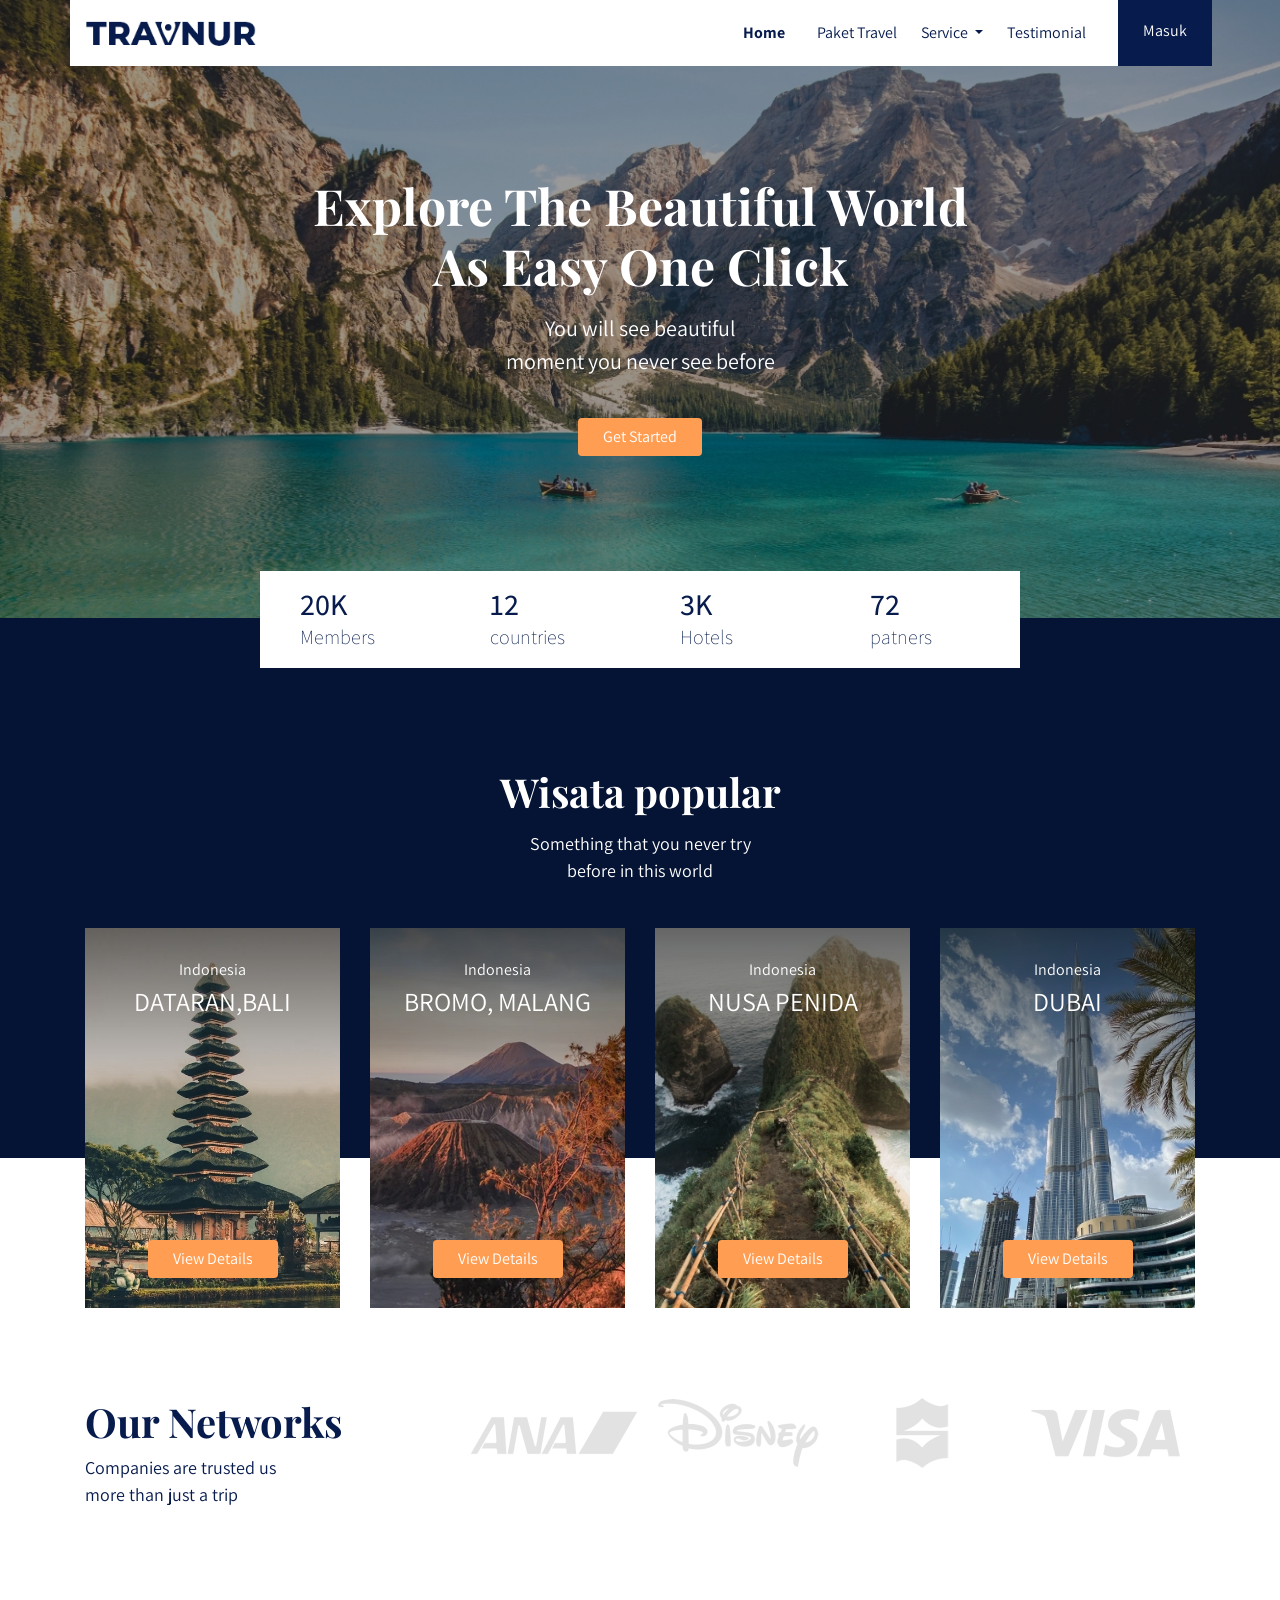
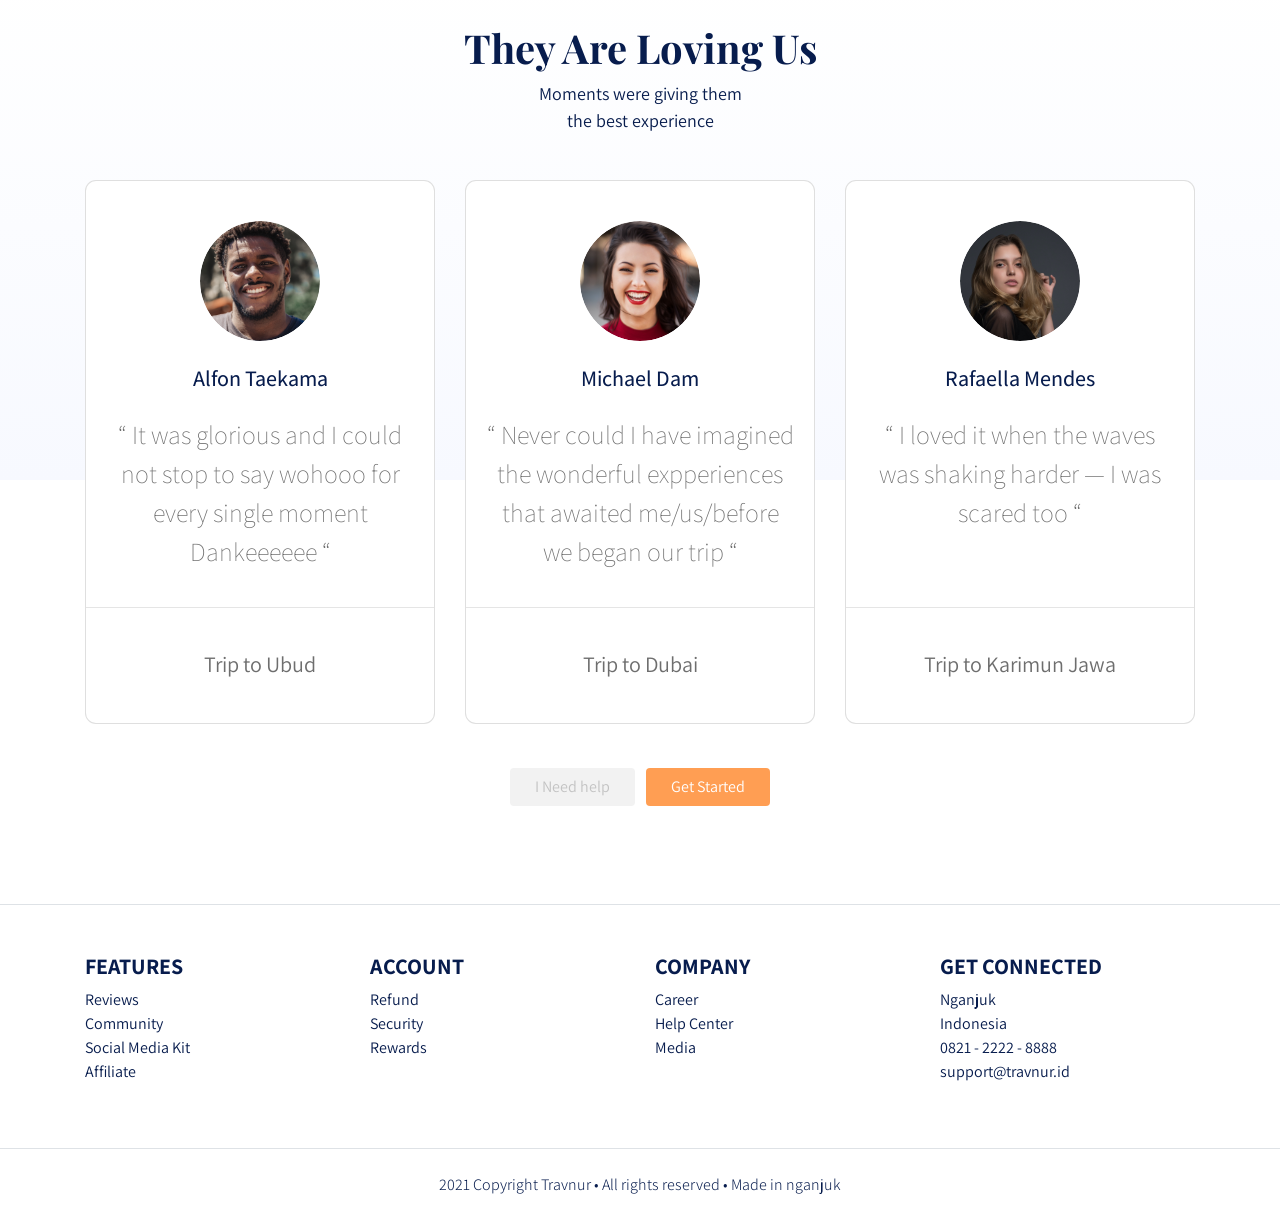
<file: travnur/public/index.html>
<!DOCTYPE html>
<html lang="en">

<head>
  <meta charset="UTF-8">
  <meta http-equiv="X-UA-Compatible" content="IE=edge">
  <meta name="viewport" content="width=device-width, initial-scale=1.0">
  <title>Document</title>

  <!-- style bootsrap -->
  <link rel="stylesheet" href="frontend/libraries/bootstrap/css/bootstrap.css">

  <!-- style fonts -->
  <link rel="preconnect" href="https://fonts.googleapis.com">
  <link rel="preconnect" href="https://fonts.gstatic.com" crossorigin>
  <link
    href="https://fonts.googleapis.com/css2?family=Assistant:wght@200;300;400;600;700;800&family=Playfair+Display:ital,wght@0,400;0,700;0,900;1,400;1,700;1,900&display=swap"
    rel="stylesheet">


  <!-- style css -->
  <link rel="stylesheet" href="frontend/styles/main.css">

</head>

<body>
  <!-- Navbar -->
  <div class="container">
    <nav class="row navbar navbar-expand-lg navbar-light bg-white">
      <a href="#" class="navbar-brand">
        <img src="frontend/images/logo.png" alt="Logo Tavnnur">
      </a>
      <button class="navbar-toggler" type="button" data-toggle="collapse" data-target="#navbarNav"
        aria-controls="navbarNav" aria-expanded="false" aria-label="Toggle navigation">
        <span class="navbar-toggler-icon"></span>
      </button>

      <div class="collapse navbar-collapse" id="navbarNav">
        <ul class="navbar-nav ml-auto mr-3">
          <li class="nav-item mx-md-2">
            <a href="" class="nav-link active">Home</a>
          </li>
          <li class="nav-item mx-md-2">
            <a href="" class="nav-link">Paket Travel</a>
          </li>
          <li class="nav-item dropdown">
            <a href="" class="nav-link dropdown-toggle" id="navbardrop" data-toggle="dropdown">
              Service
            </a>
            <div class="dropdown-menu">
              <a href="" class="dropdown-item">Link</a>
              <a href="" class="dropdown-item">Link</a>
              <a href="" class="dropdown-item">link</a>
            </div>
          </li>
          <li class="nav-item mx-md-2">
            <a href="" class="nav-link">Testimonial</a>
          </li>
        </ul>

        <!-- mobile button -->
        <form action="" class="form-inline d-sm-block d-md-none">
          <button class="btn btn-login my-2 my-sm-0">
            Masuk
          </button>
        </form>

        <!-- desktop button -->
        <form action="" class="form-inline my-2 my-lg-0 d-none d-md-block">
          <button class="btn btn-login btn-navbar-right my-2 my-sm-0 px-4">
            Masuk
          </button>
        </form>
      </div>
    </nav>
  </div>

  <!-- Header -->
  <header class="text-center">
    <h1>
      Explore The Beautiful World
      <br>
      As Easy One Click
    </h1>
    <p class="mt-3">
      You will see beautiful
      <br>
      moment you never see before
    </p>
    <a href="" class="btn btn-get-started px-4 mt-4">
      Get Started
    </a>
  </header>

  <!-- Main Content -->
  <main>
    <div class="container">
      <section class="section-stats row justify-content-center" id="stats">
        <div class="col-3 col-md-2 stats-detail">
          <h2>20K</h2>
          <p>Members</p>
        </div>
        <div class="col-3 col-md-2 stats-detail">
          <h2>12</h2>
          <p>countries</p>
        </div>
        <div class="col-3 col-md-2 stats-detail">
          <h2>3K</h2>
          <p>Hotels</p>
        </div>
        <div class="col-3 col-md-2 stats-detail">
          <h2>72</h2>
          <p>patners</p>
        </div>
      </section>
    </div>

    <section class="section-popular" id="popular">
      <div class="container">
        <div class="row">
          <div class="col text-center section-popular-heading">
            <h2>Wisata popular</h2>
            <p>
              Something that you never try
              <br>
              before in this world
            </p>
          </div>
        </div>
      </div>
    </section>

    <section class="section-popular-content" id="popularcontent">
      <div class="container">
        <div class="section-popular-travel row justify-content-center">
          <div class="col-sm-6 col-md-4 col-lg-3">
            <div class="card-travel text-center d-flex flex-column"
              style="background-image: url('frontend/images/popular-1.jpg');">
              <div class="travel-country">Indonesia</div>
              <div class="travel-location">DATARAN,BALI</div>
              <div class="travel-button mt-auto">
                <a href="details.html" class="btn btn-travel-details px-4">
                  View Details
                </a>
              </div>
            </div>
          </div>
          <div class="col-sm-6 col-md-4 col-lg-3">
            <div class="card-travel text-center d-flex flex-column"
              style="background-image: url('frontend/images/popular-2.jpg');">
              <div class="travel-country">Indonesia</div>
              <div class="travel-location">BROMO, MALANG</div>
              <div class="travel-button mt-auto">
                <a href="details.html" class="btn btn-travel-details px-4">
                  View Details
                </a>
              </div>
            </div>
          </div>
          <div class="col-sm-6 col-md-4 col-lg-3">
            <div class="card-travel text-center d-flex flex-column"
              style="background-image: url('frontend/images/popular-3.jpg');">
              <div class="travel-country">Indonesia</div>
              <div class="travel-location">NUSA PENIDA</div>
              <div class="travel-button mt-auto">
                <a href="details.html" class="btn btn-travel-details px-4">
                  View Details
                </a>
              </div>
            </div>
          </div>
          <div class="col-sm-6 col-md-4 col-lg-3">
            <div class="card-travel text-center d-flex flex-column"
              style="background-image: url('frontend/images/popular-4.jpg');">
              <div class="travel-country">Indonesia</div>
              <div class="travel-location">DUBAI</div>
              <div class="travel-button mt-auto">
                <a href="details.html" class="btn btn-travel-details px-4">
                  View Details
                </a>
              </div>
            </div>
          </div>
        </div>
      </div>
    </section>

    <section class="section-networks" id="networks">
      <div class="container">
        <div class="row">
          <div class="col-md-4">
            <h2>Our Networks</h2>
            <p>
              Companies are trusted us
              <br>
              more than just a trip
            </p>
          </div>
          <div class="col-md-8 text-center">
            <img src="frontend/images/partner.png" alt="logo-patner" class="img-patner">
          </div>
        </div>
      </div>
    </section>

    <section class="section-testimonial-heading" id="testimonialheading">
      <div class="container">
        <div class="row">
          <div class="col text-center">
            <h2>They Are Loving Us</h2>
            <p>
              Moments were giving them
              <br>
              the best experience
            </p>
          </div>
        </div>
      </div>
    </section>

    <section class="section-testimonial-content" id="testimonialcontent">
      <div class="container">
        <div class="section-popular-travel row justify-content-center">
          <div class="col-sm-6 col-md-6 col-lg-4">
            <div class="card card-testimonial text-center">
              <div class="testimonial-content">
                <img src="frontend/images/testimonial-1.png" alt="user" class="mb-4 rounded-circle">
                <h3 class="mb-4">Alfon Taekama</h3>
                <p class="testimonial">
                  “ It was glorious and I could
                  not stop to say wohooo for
                  every single moment
                  Dankeeeeee “
                </p>
              </div>
              <hr>
              <p>
                <p class="trip-to mt-2">
                  Trip to Ubud
                </p>
              </p>
            </div>
          </div>
          <div class="col-sm-6 col-md-6 col-lg-4">
            <div class="card card-testimonial text-center">
              <div class="testimonial-content">
                <img src="frontend/images/testimonial-2.png" alt="user" class="mb-4 rounded-circle">
                <h3 class="mb-4">Michael Dam</h3>
                <p class="testimonial">
                  “ Never could I have imagined
                  the wonderful expperiences
                  that awaited me/us/before
                  we began our trip “
                </p>
              </div>
              <hr>
              <p>
                <p class="trip-to mt-2">
                  Trip to Dubai
                </p>
              </p>
            </div>
          </div>
          <div class="col-sm-6 col-md-6 col-lg-4">
            <div class="card card-testimonial text-center">
              <div class="testimonial-content">
                <img src="frontend/images/testimonial-3.png" alt="user" class="mb-4 rounded-circle">
                <h3 class="mb-4">Rafaella Mendes</h3>
                <p class="testimonial">
                  “ I loved it when the waves
                  was shaking harder — I was
                  scared too “
                </p>
              </div>
              <hr>
              <p>
                <p class="trip-to mt-2">
                  Trip to Karimun Jawa
                </p>
              </p>
            </div>
          </div>
        </div>
        <div class="row">
          <div class="col-12 text-center">
            <a href="" class="btn btn-need-help px-4 mt-4 mx-1">
              I Need help
            </a>
            <a href="" class="btn btn-get-started px-4 mt-4 mx-1">
              Get Started
            </a>
          </div>
        </div>
      </div>
    </section>




  </main>

  <!-- Foooter -->
  <footer class="section-footer mt-5 mb-4 border-top">
    <div class="container pt-5 pb-5">
      <div class="row justify-content-center">
        <div class="col-12">
          <div class="row">
            <div class="col-12 col-lg-3">
              <h5>FEATURES</h5>
              <ul class="list-unstyled">
                <li><a href="">Reviews</a></li>
                <li><a href="">Community</a></li>
                <li><a href="">Social Media Kit</a></li>
                <li><a href="">Affiliate</a></li>
              </ul>
            </div>
            <div class="col-12 col-lg-3">
              <h5>ACCOUNT</h5>
              <ul class="list-unstyled">
                <li><a href="">Refund</a></li>
                <li><a href="">Security</a></li>
                <li><a href="">Rewards</a></li>
              </ul>
            </div>
            <div class="col-12 col-lg-3">
              <h5>COMPANY</h5>
              <ul class="list-unstyled">
                <li><a href="">Career</a></li>
                <li><a href="">Help Center</a></li>
                <li><a href="">Media</a></li>
              </ul>
            </div>
            <div class="col-12 col-lg-3">
              <h5>GET CONNECTED</h5>
              <ul class="list-unstyled">
                <li><a href="">Nganjuk</a></li>
                <li><a href="">Indonesia</a></li>
                <li><a href="">0821 - 2222 - 8888</a></li>
                <li><a href="">support@travnur.id</a></li>
              </ul>
            </div>
          </div>
        </div>
      </div>
    </div>
    <div class="container-fluid">
      <div class="row border-top justify-content-center align-items-center pt-4">
        <div class="col-auto text-gray-500 font-weight-light">
          2021 Copyright Travnur • All rights reserved • Made in nganjuk
        </div>
      </div>
    </div>
  </footer>



  <!-- script -->
  <script src="frontend/libraries/jquery/jquery-3.6.0.min.js"></script>
  <script src="frontend/libraries/bootstrap/js/bootstrap.js"></script>
  <script src="frontend/libraries/retina/retina.min.js"></script>
</body>

</html>
</file>
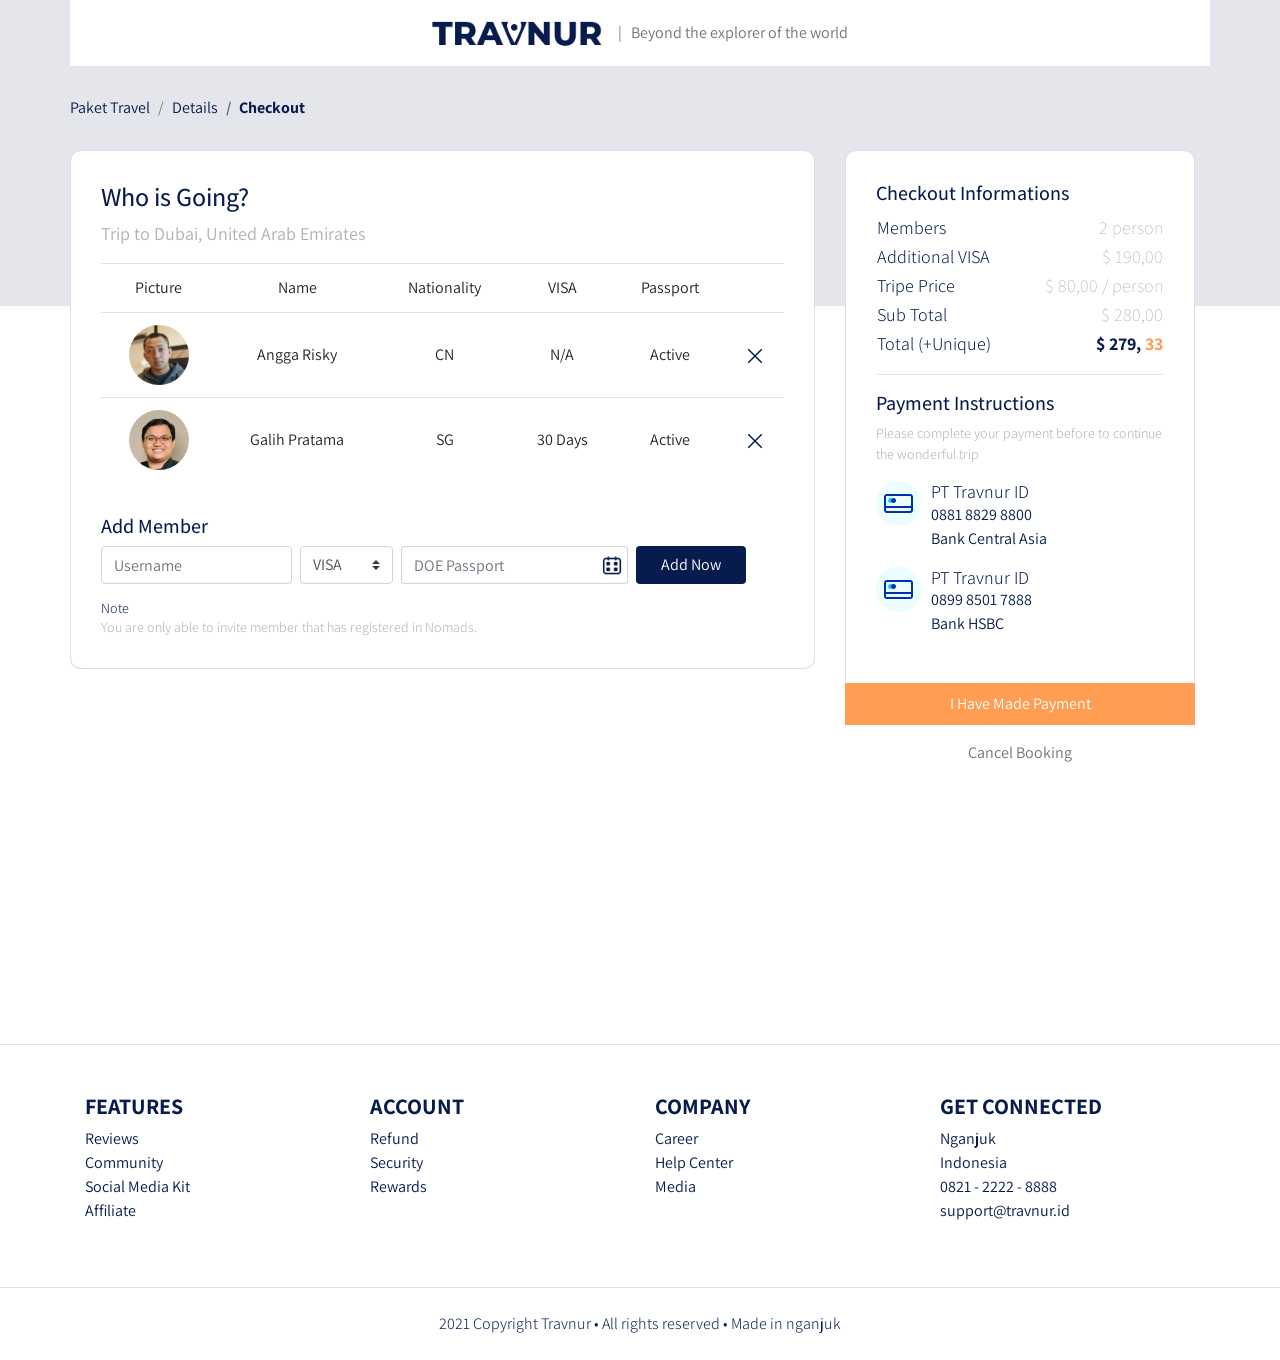
<file: travnur/public/checkout.html>
<!DOCTYPE html>
<html lang="en">

<head>
  <meta charset="UTF-8">
  <meta http-equiv="X-UA-Compatible" content="IE=edge">
  <meta name="viewport" content="width=device-width, initial-scale=1.0">
  <title>Document</title>

  <!-- style bootsrap -->
  <link rel="stylesheet" href="frontend/libraries/bootstrap/css/bootstrap.css">

  <!-- Style Xzoom -->
  <link rel="stylesheet" href="frontend/libraries/xzoom/xzoom.css">

  <!-- Style Gijgo -->
  <link rel="stylesheet" href="frontend//libraries/gijgo/css/gijgo.min.css">

  <!-- style fonts -->
  <link rel="preconnect" href="https://fonts.googleapis.com">
  <link rel="preconnect" href="https://fonts.gstatic.com" crossorigin>
  <link
    href="https://fonts.googleapis.com/css2?family=Assistant:wght@200;300;400;600;700;800&family=Playfair+Display:ital,wght@0,400;0,700;0,900;1,400;1,700;1,900&display=swap"
    rel="stylesheet">

  <!-- style css -->
  <link rel="stylesheet" href="frontend/styles/main.css">



</head>

<body>
  <!-- Navbar -->
  <div class="container">
    <nav class="row navbar navbar-expand-lg navbar-light bg-white">
      <div class="navbar-nav ml-auto mr-auto mr-sm-auto mr-lg-0 mr-md-auto">
        <a href="index.html" class="navbar-brand">
          <img src="frontend/images/logo.png" alt="logo">
        </a>
      </div>

      <ul class="navbar-nav mr-auto d-none d-lg-block">
        <li>
          <span class="text-muted">
            | &nbsp; Beyond the explorer of the world
          </span>
        </li>
      </ul>
    </nav>
  </div>


  <main>
    <section class="section-details-header"></section>
    <section class="section-details-content">
      <div class="container">
        <div class="row">
          <div class="col p-0">
            <nav>
              <ol class="breadcrumb">
                <li class="breadcrumb-item">
                  Paket Travel
                </li>
                <li class="breadcrumb-item">
                  Details
                </li>
                <li class="breadcrumb-item active">
                  Checkout
                </li>
              </ol>
            </nav>
          </div>
        </div>
        <div class="row">
          <div class="col-lg-8 pl-lg-0">
            <div class="card card-details">
              <h1>Who is Going?</h1>
              <p>
                Trip to Dubai, United Arab Emirates
              </p>
              <div class="attendee">
                <table class="table table-responsive-sm text-center">
                  <thead>
                    <tr>
                      <td>Picture</td>
                      <td>Name</td>
                      <td>Nationality</td>
                      <td>VISA</td>
                      <td>Passport</td>
                      <td></td>
                    </tr>
                  </thead>
                  <tbody>
                    <tr>
                      <td>
                        <img src="frontend/images/avatar-1.png" alt="avatar-1" height="60">
                      </td>
                      <td class="align-middle">Angga Risky</td>
                      <td class="align-middle">CN</td>
                      <td class="align-middle">N/A</td>
                      <td class="align-middle">Active</td>
                      <td class="align-middle">
                        <a href=""><img src="frontend/images/ic_remove.png" alt="close"></a>
                      </td>
                    </tr>
                    <tr>
                      <td>
                        <img src="frontend/images/avatar-2.png" alt="avatar-2" height="60">
                      </td>
                      <td class="align-middle">Galih Pratama</td>
                      <td class="align-middle">SG</td>
                      <td class="align-middle">30 Days</td>
                      <td class="align-middle">Active</td>
                      <td class="align-middle">
                        <a href=""><img src="frontend/images/ic_remove.png" alt="close"></a>
                      </td>
                    </tr>
                  </tbody>
                </table>
              </div>
              <div class="member mt-3">
                <h2>Add Member</h2>
                <form class="form-inline">
                  <label for="inputUsername" class="sr-only">Name</label>
                  <input type="text" name="inputUsername" class="form-control mb-2 mr-sm-2" id="input Username"
                    placeholder="Username">

                  <label for="inputVisa" class="sr-only">Visa</label>
                  <select name="inputVisa" id="inputVisa" class="custom-select mb-2 mr-sm-2">
                    <option value="VISA" selected>VISA</option>
                    <option value="30 Days">30 Days</option>
                    <option value="N/A">N/A</option>
                  </select>

                  <label for="doePassport" class="sr-only">DOE Passport</label>
                  <div class="input-grup mb-2 mr-sm-2">
                    <input type="text" class="form-control datepicker" id="doePassport" placeholder="DOE Passport">
                  </div>

                  <button type="submit" class="btn btn-add-now mb-2 px-4">
                    Add Now
                  </button>
                </form>

                <h3 class="mt-2 mb-0">Note</h3>
                <p class="disclaimer mb-0">
                  You are only able to invite member that has registered in Nomads.
                </p>
              </div>
            </div>
          </div>
          <div class="col-lg-4">
            <div class="card card-details card-right">

              <h2>Checkout Informations</h2>
              <table class="trip-informations">
                <tr>
                  <th width="50%">Members</th>
                  <td width="50%" class="text-right">
                    2 person
                  </td>
                </tr>
                <tr>
                  <th width="50%">Additional VISA</th>
                  <td width="50%" class="text-right">
                    $ 190,00
                  </td>
                </tr>
                <tr>
                  <th width="50%">Tripe Price</th>
                  <td width="50%" class="text-right">
                    $ 80,00 / person
                  </td>
                </tr>
                <tr>
                  <th width="50%">Sub Total</th>
                  <td width="50%" class="text-right">
                    $ 280,00
                  </td>
                </tr>
                <tr>
                  <th width="50%">Total (+Unique)</th>
                  <td width="50%" class="text-right text-total">
                    <span class="text-blue">$ 279,</span>
                    <span class="text-orange">33</span>
                  </td>
                </tr>
              </table>
              <hr>
              <h2>Payment Instructions</h2>
              <p class="payment-instruction">
                Please complete your payment before to
                continue the wonderful trip
              </p>
              <div class="bank">
                <div class="bank-items pb-3">
                  <img src="frontend/images/ic_bank.png" alt="" class="bank-image">
                  <div class="description">
                    <h3>PT Travnur ID</h3>
                    <p>
                      0881 8829 8800
                      <br>
                      Bank Central Asia
                    </p>
                  </div>
                  <div class="clearfix"></div>
                </div>
                <div class="bank-items pb-3">
                  <img src="frontend/images/ic_bank.png" alt="" class="bank-image">
                  <div class="description">
                    <h3>PT Travnur ID</h3>
                    <p>
                      0899 8501 7888
                      <br>
                      Bank HSBC
                    </p>
                  </div>
                  <div class="clearfix"></div>
                </div>
              </div>
            </div>
            <div class="join-container">
              <a href="success.html" class="btn btn-block btn-join-now mt-3 py-2">
                I Have Made Payment
              </a>
            </div>
            <div class="text-center mt-3">
              <a href="details.html" class="text-muted">
                Cancel Booking
              </a>
            </div>
          </div>
        </div>
      </div>
    </section>
  </main>


  <!-- Foooter -->
  <footer class="section-footer mt-5 mb-4 border-top">
    <div class="container pt-5 pb-5">
      <div class="row justify-content-center">
        <div class="col-12">
          <div class="row">
            <div class="col-12 col-lg-3">
              <h5>FEATURES</h5>
              <ul class="list-unstyled">
                <li><a href="">Reviews</a></li>
                <li><a href="">Community</a></li>
                <li><a href="">Social Media Kit</a></li>
                <li><a href="">Affiliate</a></li>
              </ul>
            </div>
            <div class="col-12 col-lg-3">
              <h5>ACCOUNT</h5>
              <ul class="list-unstyled">
                <li><a href="">Refund</a></li>
                <li><a href="">Security</a></li>
                <li><a href="">Rewards</a></li>
              </ul>
            </div>
            <div class="col-12 col-lg-3">
              <h5>COMPANY</h5>
              <ul class="list-unstyled">
                <li><a href="">Career</a></li>
                <li><a href="">Help Center</a></li>
                <li><a href="">Media</a></li>
              </ul>
            </div>
            <div class="col-12 col-lg-3">
              <h5>GET CONNECTED</h5>
              <ul class="list-unstyled">
                <li><a href="">Nganjuk</a></li>
                <li><a href="">Indonesia</a></li>
                <li><a href="">0821 - 2222 - 8888</a></li>
                <li><a href="">support@travnur.id</a></li>
              </ul>
            </div>
          </div>
        </div>
      </div>
    </div>
    <div class="container-fluid">
      <div class="row border-top justify-content-center align-items-center pt-4">
        <div class="col-auto text-gray-500 font-weight-light">
          2021 Copyright Travnur • All rights reserved • Made in nganjuk
        </div>
      </div>
    </div>
  </footer>

  <!-- script -->
  <script src="frontend/libraries/jquery/jquery-3.6.0.min.js"></script>
  <script src="frontend/libraries/bootstrap/js/bootstrap.js"></script>
  <script src="frontend/libraries/retina/retina.min.js"></script>
  <script src="frontend/libraries/xzoom/xzoom.min.js"></script>
  <script src="frontend/libraries/gijgo/js/gijgo.min.js"></script>
  <script>
    $(document).ready(function () {
      $('.xzoom, .xzoom-gallery').xzoom({
        zoomWidth: 500,
        title: false,
        tint: '#333',
        Xoffset: 15
      });
    });

    $('.datepicker').datepicker({
      uiLibrary: 'bootstrap4',
      icons: {
        rightIcon: '<img src="frontend/images/ic_doe.png" >'
      }
    })
  </script>

</body>

</html>
</file>
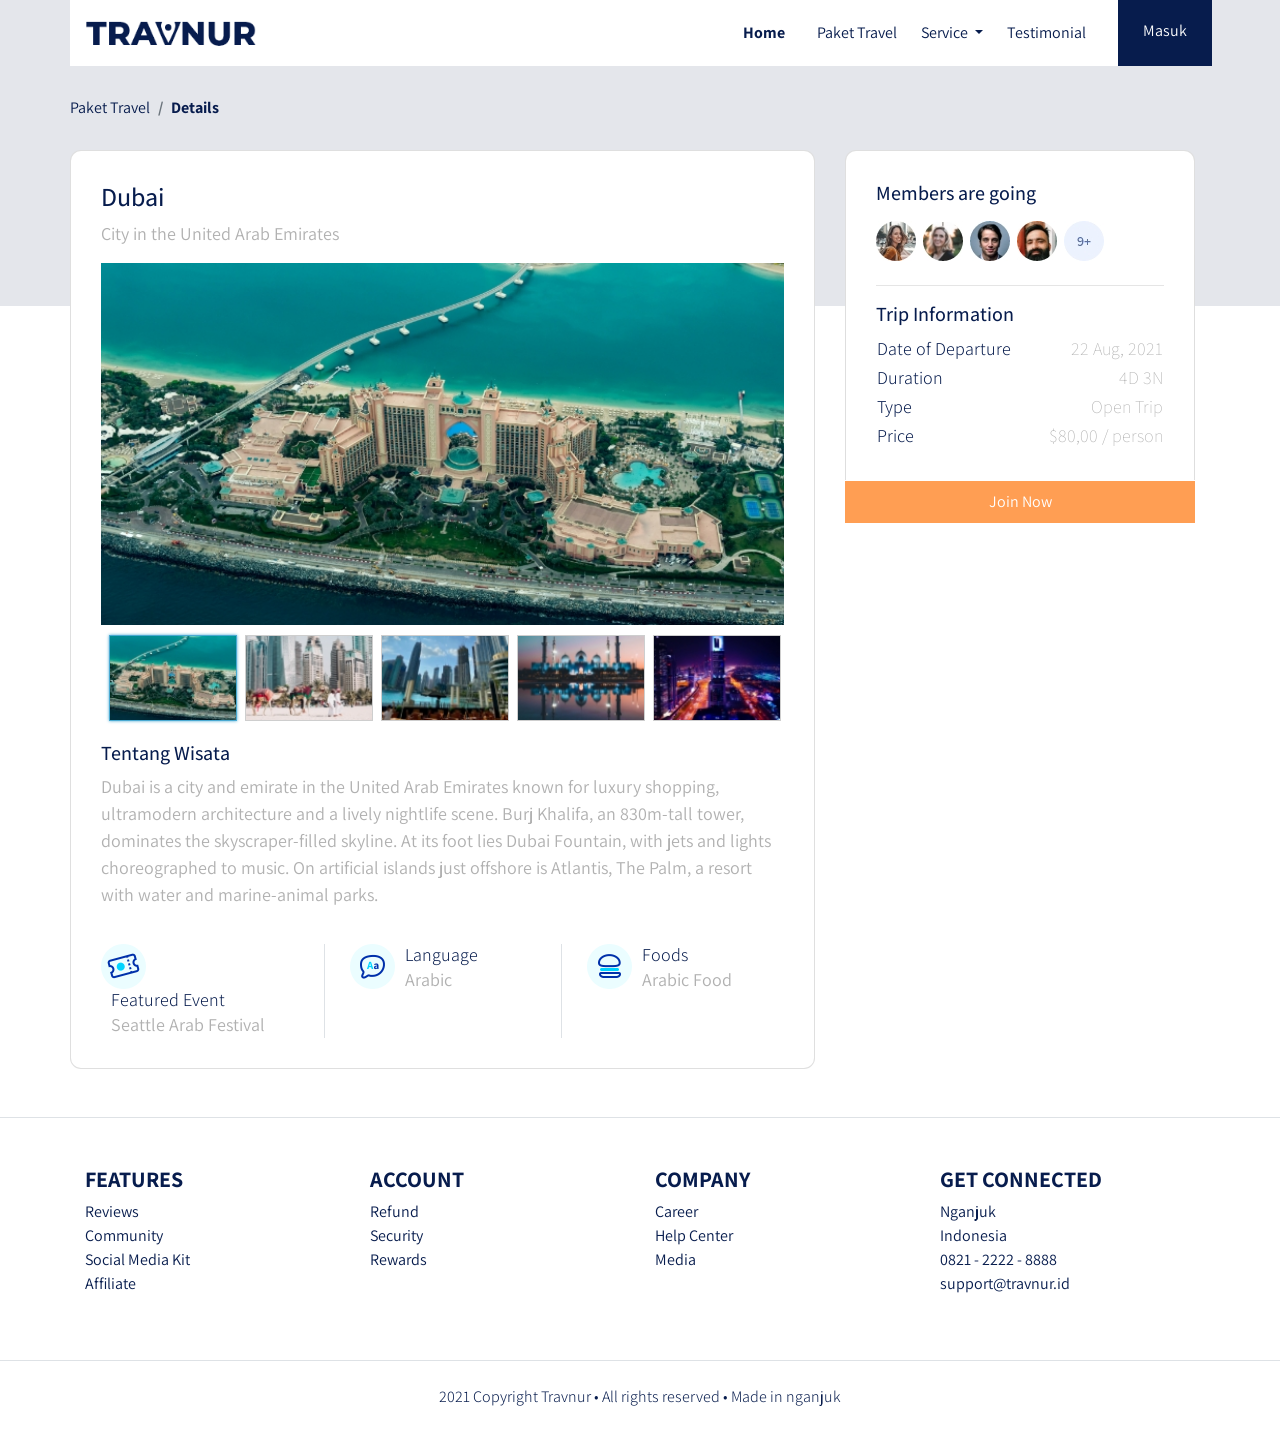
<file: travnur/public/details.html>
<!DOCTYPE html>
<html lang="en">

<head>
  <meta charset="UTF-8">
  <meta http-equiv="X-UA-Compatible" content="IE=edge">
  <meta name="viewport" content="width=device-width, initial-scale=1.0">
  <title>Document</title>

  <!-- style bootsrap -->
  <link rel="stylesheet" href="frontend/libraries/bootstrap/css/bootstrap.css">

  <!-- Style Xzoom -->
  <link rel="stylesheet" href="frontend/libraries/xzoom/xzoom.css">

  <!-- style fonts -->
  <link rel="preconnect" href="https://fonts.googleapis.com">
  <link rel="preconnect" href="https://fonts.gstatic.com" crossorigin>
  <link
    href="https://fonts.googleapis.com/css2?family=Assistant:wght@200;300;400;600;700;800&family=Playfair+Display:ital,wght@0,400;0,700;0,900;1,400;1,700;1,900&display=swap"
    rel="stylesheet">

  <!-- style css -->
  <link rel="stylesheet" href="frontend/styles/main.css">



</head>

<body>
  <!-- Navbar -->
  <div class="container">
    <nav class="row navbar navbar-expand-lg navbar-light bg-white">
      <a href="#" class="navbar-brand">
        <img src="frontend/images/logo.png" alt="Logo Tavnnur">
      </a>
      <button class="navbar-toggler" type="button" data-toggle="collapse" data-target="#navbarNav"
        aria-controls="navbarNav" aria-expanded="false" aria-label="Toggle navigation">
        <span class="navbar-toggler-icon"></span>
      </button>

      <div class="collapse navbar-collapse" id="navbarNav">
        <ul class="navbar-nav ml-auto mr-3">
          <li class="nav-item mx-md-2">
            <a href="" class="nav-link active">Home</a>
          </li>
          <li class="nav-item mx-md-2">
            <a href="" class="nav-link">Paket Travel</a>
          </li>
          <li class="nav-item dropdown">
            <a href="" class="nav-link dropdown-toggle" id="navbardrop" data-toggle="dropdown">
              Service
            </a>
            <div class="dropdown-menu">
              <a href="" class="dropdown-item">Link</a>
              <a href="" class="dropdown-item">Link</a>
              <a href="" class="dropdown-item">link</a>
            </div>
          </li>
          <li class="nav-item mx-md-2">
            <a href="" class="nav-link">Testimonial</a>
          </li>
        </ul>

        <!-- mobile button -->
        <form action="" class="form-inline d-sm-block d-md-none">
          <button class="btn btn-login my-2 my-sm-0">
            Masuk
          </button>
        </form>

        <!-- desktop button -->
        <form action="" class="form-inline my-2 my-lg-0 d-none d-md-block">
          <button class="btn btn-login btn-navbar-right my-2 my-sm-0 px-4">
            Masuk
          </button>
        </form>
      </div>
    </nav>
  </div>


  <main>
    <section class="section-details-header"></section>
    <section class="section-details-content">
      <div class="container">
        <div class="row">
          <div class="col p-0">
            <nav>
              <ol class="breadcrumb">
                <li class="breadcrumb-item">
                  Paket Travel
                </li>
                <li class="breadcrumb-item active">
                  Details
                </li>
              </ol>
            </nav>
          </div>
        </div>
        <div class="row">
          <div class="col-lg-8 pl-lg-0">
            <div class="card card-details">
              <h1>Dubai</h1>
              <p>
                City in the United Arab Emirates
              </p>
              <div class="gallery">
                <div class="xzoom-container">
                  <img src="frontend/images/details1.jpg" alt="details" class="xzoom" id=xzoom-default
                    xoriginal="frontend/images/details1.jpg">
                </div>
                <div class="xzoom-thumbs">
                  <a href="frontend/images/details1.jpg">
                    <img src="frontend/images/pic1.jpg" alt="thumbs" class="xzoom-gallery" width="128"
                      xpreview="frontend/images/details1.jpg">
                  </a>
                  <a href="frontend/images/details1.jpg">
                    <img src="frontend/images/pic2.jpg" alt="thumbs" class="xzoom-gallery" width="128"
                      xpreview="frontend/images/details1.jpg">
                  </a>
                  <a href="frontend/images/details1.jpg">
                    <img src="frontend/images/pic3.jpg" alt="thumbs" class="xzoom-gallery" width="128"
                      xpreview="frontend/images/details1.jpg">
                  </a>
                  <a href="frontend/images/details1.jpg">
                    <img src="frontend/images/pic4.jpg" alt="thumbs" class="xzoom-gallery" width="128"
                      xpreview="frontend/images/details1.jpg">
                  </a>
                  <a href="frontend/images/details1.jpg">
                    <img src="frontend/images/pic5.jpg" alt="thumbs" class="xzoom-gallery" width="128"
                      xpreview="frontend/images/details1.jpg">
                  </a>
                </div>
              </div>
              <h2>Tentang Wisata</h2>
              <p>
                Dubai is a city and emirate in the United Arab Emirates known for luxury shopping,
                ultramodern architecture and a lively nightlife scene. Burj Khalifa,
                an 830m-tall tower, dominates the skyscraper-filled skyline.
                At its foot lies Dubai Fountain, with jets and lights choreographed to music.
                On artificial islands just offshore is Atlantis, The Palm,
                a resort with water and marine-animal parks.
              </p>
              <div class="features row">
                <div class="col-md-4">
                  <img src="frontend/images/ic_event.png" alt="features" class="features-image">
                  <div class="description">
                    <h3>Featured Event</h3>
                    <p>Seattle Arab Festival</p>
                  </div>
                </div>
                <div class="col-md-4 border-left ">
                  <div class="description">
                    <img src="frontend/images/ic_language.png" alt="features" class="features-image">
                    <div class="description">
                      <h3>Language</h3>
                      <p>Arabic</p>
                    </div>
                  </div>
                </div>
                <div class="col-md-4 border-left">
                  <div class="description">
                    <img src="frontend/images/ic_foods.png" alt="features" class="features-image">
                    <div class="description">
                      <h3>Foods</h3>
                      <p>Arabic Food</p>
                    </div>
                  </div>
                </div>
              </div>
            </div>
          </div>
          <div class="col-lg-4">
            <div class="card card-details card-right">
              <h2>Members are going</h2>
              <div class="member my-2">
                <img src="frontend/images/member-1.jpg" alt="" class="member-image mr-1">
                <img src="frontend/images/member-2.jpg" alt="" class="member-image mr-1">
                <img src="frontend/images/member-3.jpg" alt="" class="member-image mr-1">
                <img src="frontend/images/member-4.jpg" alt="" class="member-image mr-1">
                <img src="frontend/images/member-5.jpg" alt="" class="member-image mr-1">
              </div>
              <hr>
              <h2>Trip Information</h2>
              <table class="trip-informations">
                <tr>
                  <th width="50%">Date of Departure</th>
                  <td width="50%" class="text-right">
                    22 Aug, 2021
                  </td>
                </tr>
                <tr>
                  <th width="50%">Duration</th>
                  <td width="50%" class="text-right">
                    4D 3N
                  </td>
                </tr>
                <tr>
                  <th width="50%">Type</th>
                  <td width="50%" class="text-right">
                    Open Trip
                  </td>
                </tr>
                <tr>
                  <th width="50%">Price</th>
                  <td width="50%" class="text-right">
                    $80,00 / person
                  </td>
                </tr>
              </table>
            </div>
            <div class="join-container">
              <a href="checkout.html" class="btn btn-block btn-join-now mt-3 py-2">
                Join Now
              </a>
            </div>
          </div>
        </div>
      </div>
    </section>
  </main>


  <!-- Foooter -->
  <footer class="section-footer mt-5 mb-4 border-top">
    <div class="container pt-5 pb-5">
      <div class="row justify-content-center">
        <div class="col-12">
          <div class="row">
            <div class="col-12 col-lg-3">
              <h5>FEATURES</h5>
              <ul class="list-unstyled">
                <li><a href="">Reviews</a></li>
                <li><a href="">Community</a></li>
                <li><a href="">Social Media Kit</a></li>
                <li><a href="">Affiliate</a></li>
              </ul>
            </div>
            <div class="col-12 col-lg-3">
              <h5>ACCOUNT</h5>
              <ul class="list-unstyled">
                <li><a href="">Refund</a></li>
                <li><a href="">Security</a></li>
                <li><a href="">Rewards</a></li>
              </ul>
            </div>
            <div class="col-12 col-lg-3">
              <h5>COMPANY</h5>
              <ul class="list-unstyled">
                <li><a href="">Career</a></li>
                <li><a href="">Help Center</a></li>
                <li><a href="">Media</a></li>
              </ul>
            </div>
            <div class="col-12 col-lg-3">
              <h5>GET CONNECTED</h5>
              <ul class="list-unstyled">
                <li><a href="">Nganjuk</a></li>
                <li><a href="">Indonesia</a></li>
                <li><a href="">0821 - 2222 - 8888</a></li>
                <li><a href="">support@travnur.id</a></li>
              </ul>
            </div>
          </div>
        </div>
      </div>
    </div>
    <div class="container-fluid">
      <div class="row border-top justify-content-center align-items-center pt-4">
        <div class="col-auto text-gray-500 font-weight-light">
          2021 Copyright Travnur • All rights reserved • Made in nganjuk
        </div>
      </div>
    </div>
  </footer>



  <!-- script -->
  <script src="frontend/libraries/jquery/jquery-3.6.0.min.js"></script>
  <script src="frontend/libraries/bootstrap/js/bootstrap.js"></script>
  <script src="frontend/libraries/retina/retina.min.js"></script>
  <script src="frontend/libraries/xzoom/xzoom.min.js"></script>
  <script>
    $(document).ready(function () {
      $('.xzoom, .xzoom-gallery').xzoom({
        zoomWidth: 500,
        title: false,
        tint: '#333',
        Xoffset: 15
      });
    });
  </script>

</body>

</html>
</file>
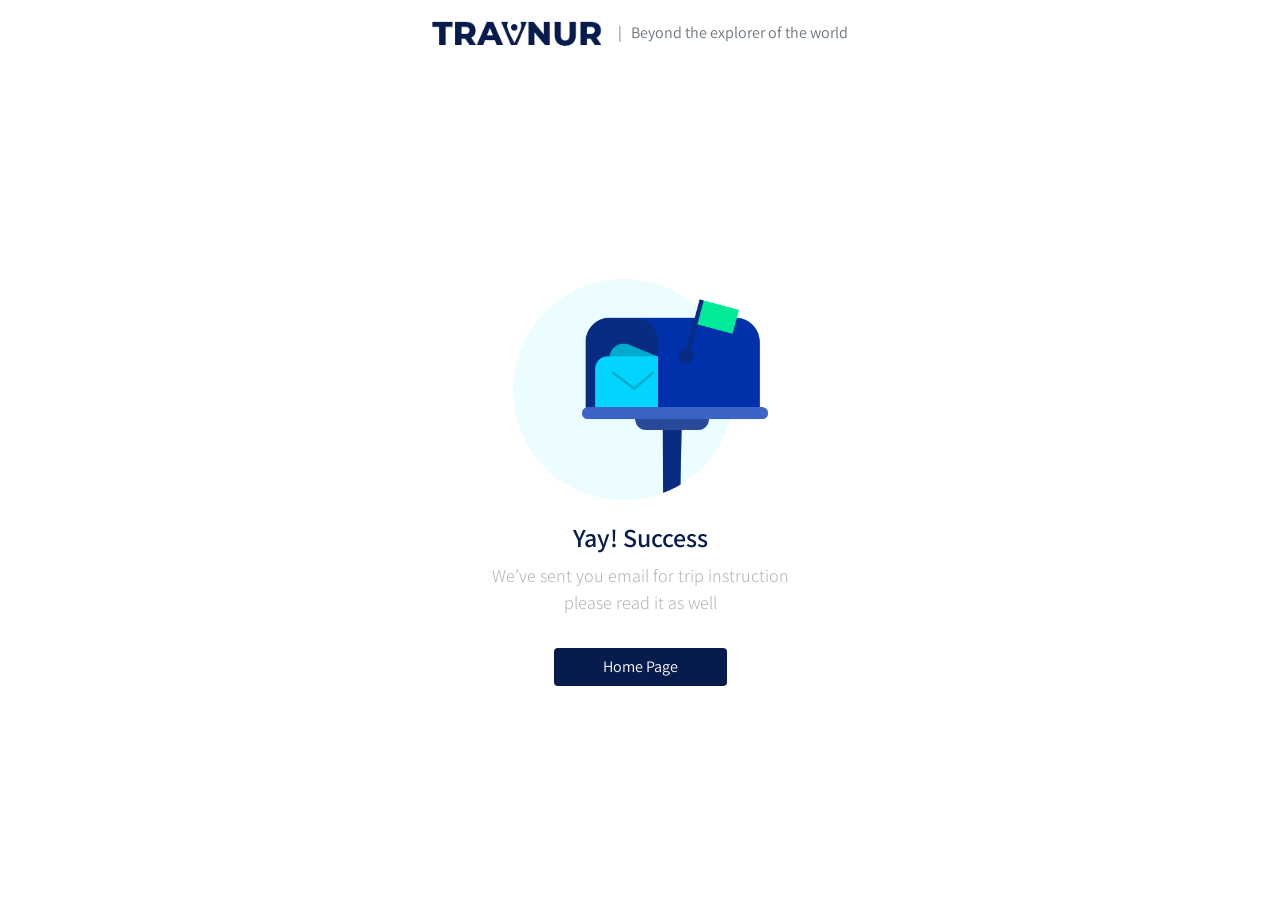
<file: travnur/public/success.html>
<!DOCTYPE html>
<html lang="en">

<head>
  <meta charset="UTF-8">
  <meta http-equiv="X-UA-Compatible" content="IE=edge">
  <meta name="viewport" content="width=device-width, initial-scale=1.0">
  <title>Document</title>

  <!-- style bootsrap -->
  <link rel="stylesheet" href="frontend/libraries/bootstrap/css/bootstrap.css">

  <!-- Style Xzoom -->
  <link rel="stylesheet" href="frontend/libraries/xzoom/xzoom.css">

  <!-- Style Gijgo -->
  <link rel="stylesheet" href="frontend//libraries/gijgo/css/gijgo.min.css">

  <!-- style fonts -->
  <link rel="preconnect" href="https://fonts.googleapis.com">
  <link rel="preconnect" href="https://fonts.gstatic.com" crossorigin>
  <link
    href="https://fonts.googleapis.com/css2?family=Assistant:wght@200;300;400;600;700;800&family=Playfair+Display:ital,wght@0,400;0,700;0,900;1,400;1,700;1,900&display=swap"
    rel="stylesheet">

  <!-- style css -->
  <link rel="stylesheet" href="frontend/styles/main.css">



</head>

<body>
  <!-- Navbar -->
  <div class="container">
    <nav class="row navbar navbar-expand-lg navbar-light bg-white">
      <div class="navbar-nav ml-auto mr-auto mr-sm-auto mr-lg-0 mr-md-auto">
        <a href="index.html" class="navbar-brand">
          <img src="frontend/images/logo.png" alt="logo">
        </a>
      </div>

      <ul class="navbar-nav mr-auto d-none d-lg-block">
        <li>
          <span class="text-muted">
            | &nbsp; Beyond the explorer of the world
          </span>
        </li>
      </ul>
    </nav>
  </div>

  <main>
    <div class="section-success d-flex align-items-center">
      <div class="col text-center">
        <img src="frontend/images/ic_mail.png" alt="mail">
        <h1>Yay! Success</h1>
        <p>We’ve sent you email for trip instruction
          <br>
          please read it as well
        </p>
        <a href="index.html" class="btn btn-home-page mt-3 px-5">
          Home Page
        </a>
      </div>
    </div>
  </main>



  <!-- script -->
  <script src="frontend/libraries/jquery/jquery-3.6.0.min.js"></script>
  <script src="frontend/libraries/bootstrap/js/bootstrap.js"></script>
  <script src="frontend/libraries/retina/retina.min.js"></script>
  <script src="frontend/libraries/xzoom/xzoom.min.js"></script>
  <script src="frontend/libraries/gijgo/js/gijgo.min.js"></script>
  <script>
    $(document).ready(function () {
      $('.xzoom, .xzoom-gallery').xzoom({
        zoomWidth: 500,
        title: false,
        tint: '#333',
        Xoffset: 15
      });
    });

    $('.datepicker').datepicker({
      uiLibrary: 'bootstrap4',
      icons: {
        rightIcon: '<img src="frontend/images/ic_doe.png" >'
      }
    })
  </script>

</body>

</html>
</file>
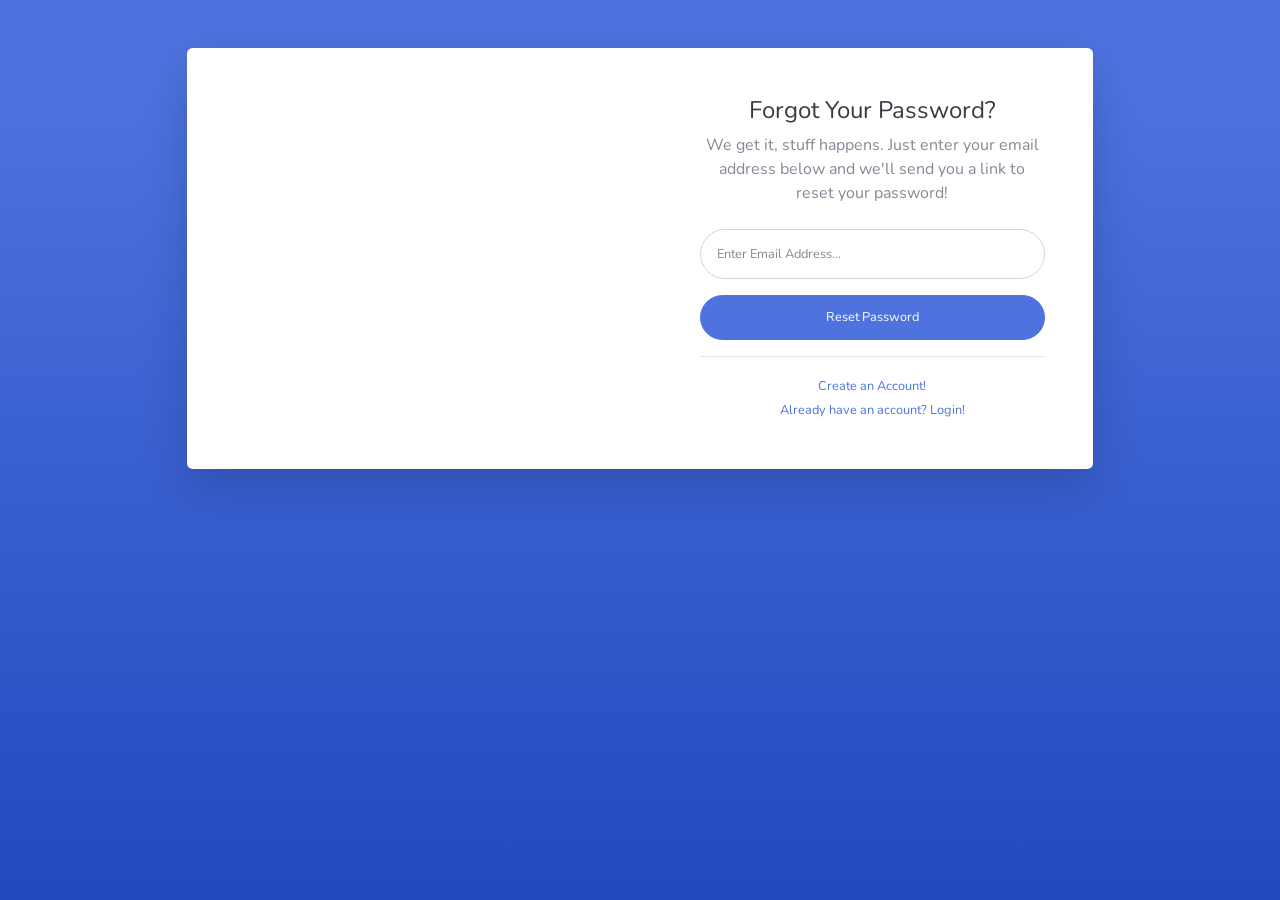
<file: travnur/public/backend/forgot-password.html>
<!DOCTYPE html>
<html lang="en">

<head>

    <meta charset="utf-8">
    <meta http-equiv="X-UA-Compatible" content="IE=edge">
    <meta name="viewport" content="width=device-width, initial-scale=1, shrink-to-fit=no">
    <meta name="description" content="">
    <meta name="author" content="">

    <title>SB Admin 2 - Forgot Password</title>

    <!-- Custom fonts for this template-->
    <link href="vendor/fontawesome-free/css/all.min.css" rel="stylesheet" type="text/css">
    <link
        href="https://fonts.googleapis.com/css?family=Nunito:200,200i,300,300i,400,400i,600,600i,700,700i,800,800i,900,900i"
        rel="stylesheet">

    <!-- Custom styles for this template-->
    <link href="css/sb-admin-2.min.css" rel="stylesheet">

</head>

<body class="bg-gradient-primary">

    <div class="container">

        <!-- Outer Row -->
        <div class="row justify-content-center">

            <div class="col-xl-10 col-lg-12 col-md-9">

                <div class="card o-hidden border-0 shadow-lg my-5">
                    <div class="card-body p-0">
                        <!-- Nested Row within Card Body -->
                        <div class="row">
                            <div class="col-lg-6 d-none d-lg-block bg-password-image"></div>
                            <div class="col-lg-6">
                                <div class="p-5">
                                    <div class="text-center">
                                        <h1 class="h4 text-gray-900 mb-2">Forgot Your Password?</h1>
                                        <p class="mb-4">We get it, stuff happens. Just enter your email address below
                                            and we'll send you a link to reset your password!</p>
                                    </div>
                                    <form class="user">
                                        <div class="form-group">
                                            <input type="email" class="form-control form-control-user"
                                                id="exampleInputEmail" aria-describedby="emailHelp"
                                                placeholder="Enter Email Address...">
                                        </div>
                                        <a href="login.html" class="btn btn-primary btn-user btn-block">
                                            Reset Password
                                        </a>
                                    </form>
                                    <hr>
                                    <div class="text-center">
                                        <a class="small" href="register.html">Create an Account!</a>
                                    </div>
                                    <div class="text-center">
                                        <a class="small" href="login.html">Already have an account? Login!</a>
                                    </div>
                                </div>
                            </div>
                        </div>
                    </div>
                </div>

            </div>

        </div>

    </div>

    <!-- Bootstrap core JavaScript-->
    <script src="vendor/jquery/jquery.min.js"></script>
    <script src="vendor/bootstrap/js/bootstrap.bundle.min.js"></script>

    <!-- Core plugin JavaScript-->
    <script src="vendor/jquery-easing/jquery.easing.min.js"></script>

    <!-- Custom scripts for all pages-->
    <script src="js/sb-admin-2.min.js"></script>

</body>

</html>
</file>
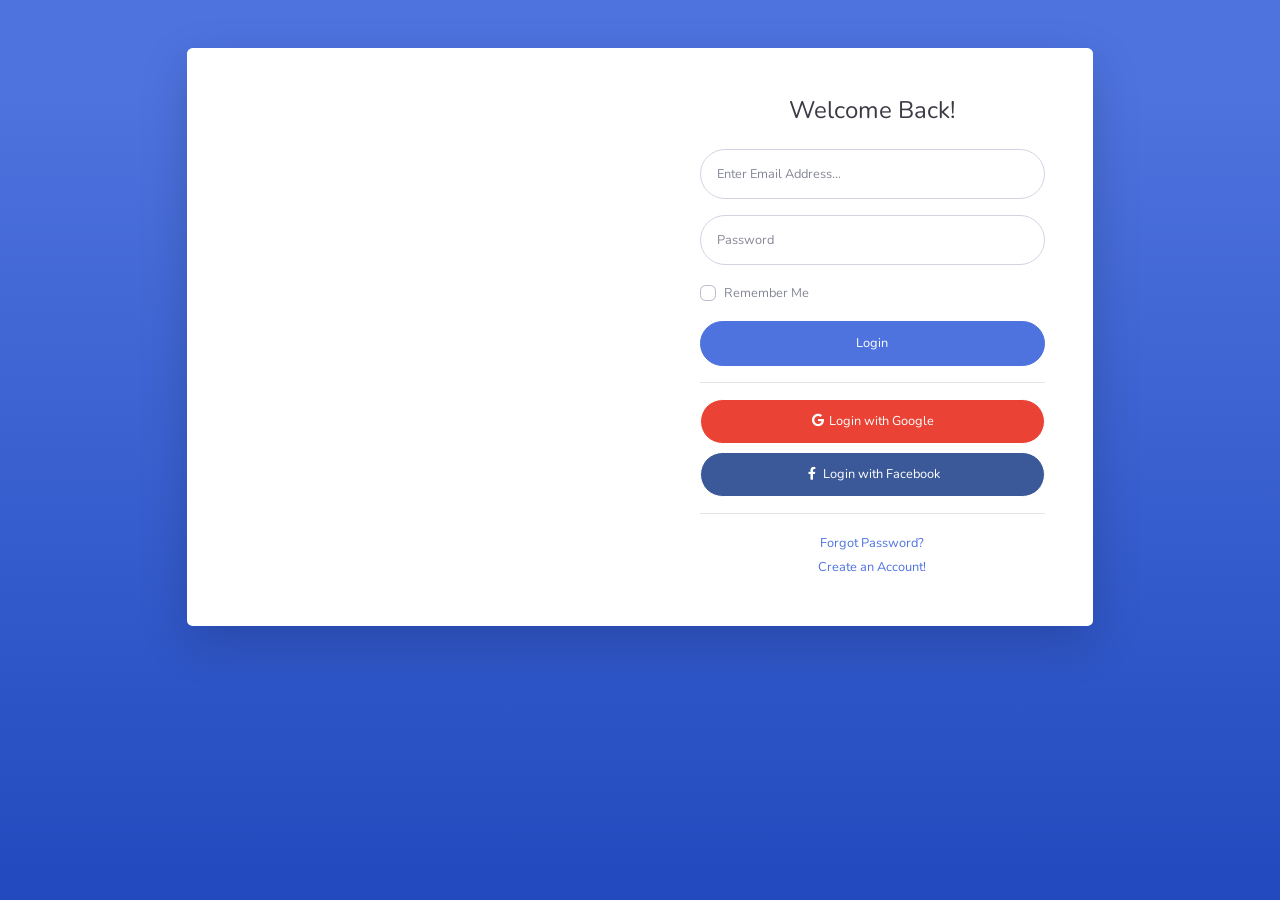
<file: travnur/public/backend/login.html>
<!DOCTYPE html>
<html lang="en">

<head>

    <meta charset="utf-8">
    <meta http-equiv="X-UA-Compatible" content="IE=edge">
    <meta name="viewport" content="width=device-width, initial-scale=1, shrink-to-fit=no">
    <meta name="description" content="">
    <meta name="author" content="">

    <title>SB Admin 2 - Login</title>

    <!-- Custom fonts for this template-->
    <link href="vendor/fontawesome-free/css/all.min.css" rel="stylesheet" type="text/css">
    <link
        href="https://fonts.googleapis.com/css?family=Nunito:200,200i,300,300i,400,400i,600,600i,700,700i,800,800i,900,900i"
        rel="stylesheet">

    <!-- Custom styles for this template-->
    <link href="css/sb-admin-2.min.css" rel="stylesheet">

</head>

<body class="bg-gradient-primary">

    <div class="container">

        <!-- Outer Row -->
        <div class="row justify-content-center">

            <div class="col-xl-10 col-lg-12 col-md-9">

                <div class="card o-hidden border-0 shadow-lg my-5">
                    <div class="card-body p-0">
                        <!-- Nested Row within Card Body -->
                        <div class="row">
                            <div class="col-lg-6 d-none d-lg-block bg-login-image"></div>
                            <div class="col-lg-6">
                                <div class="p-5">
                                    <div class="text-center">
                                        <h1 class="h4 text-gray-900 mb-4">Welcome Back!</h1>
                                    </div>
                                    <form class="user">
                                        <div class="form-group">
                                            <input type="email" class="form-control form-control-user"
                                                id="exampleInputEmail" aria-describedby="emailHelp"
                                                placeholder="Enter Email Address...">
                                        </div>
                                        <div class="form-group">
                                            <input type="password" class="form-control form-control-user"
                                                id="exampleInputPassword" placeholder="Password">
                                        </div>
                                        <div class="form-group">
                                            <div class="custom-control custom-checkbox small">
                                                <input type="checkbox" class="custom-control-input" id="customCheck">
                                                <label class="custom-control-label" for="customCheck">Remember
                                                    Me</label>
                                            </div>
                                        </div>
                                        <a href="index.html" class="btn btn-primary btn-user btn-block">
                                            Login
                                        </a>
                                        <hr>
                                        <a href="index.html" class="btn btn-google btn-user btn-block">
                                            <i class="fab fa-google fa-fw"></i> Login with Google
                                        </a>
                                        <a href="index.html" class="btn btn-facebook btn-user btn-block">
                                            <i class="fab fa-facebook-f fa-fw"></i> Login with Facebook
                                        </a>
                                    </form>
                                    <hr>
                                    <div class="text-center">
                                        <a class="small" href="forgot-password.html">Forgot Password?</a>
                                    </div>
                                    <div class="text-center">
                                        <a class="small" href="register.html">Create an Account!</a>
                                    </div>
                                </div>
                            </div>
                        </div>
                    </div>
                </div>

            </div>

        </div>

    </div>

    <!-- Bootstrap core JavaScript-->
    <script src="vendor/jquery/jquery.min.js"></script>
    <script src="vendor/bootstrap/js/bootstrap.bundle.min.js"></script>

    <!-- Core plugin JavaScript-->
    <script src="vendor/jquery-easing/jquery.easing.min.js"></script>

    <!-- Custom scripts for all pages-->
    <script src="js/sb-admin-2.min.js"></script>

</body>

</html>
</file>
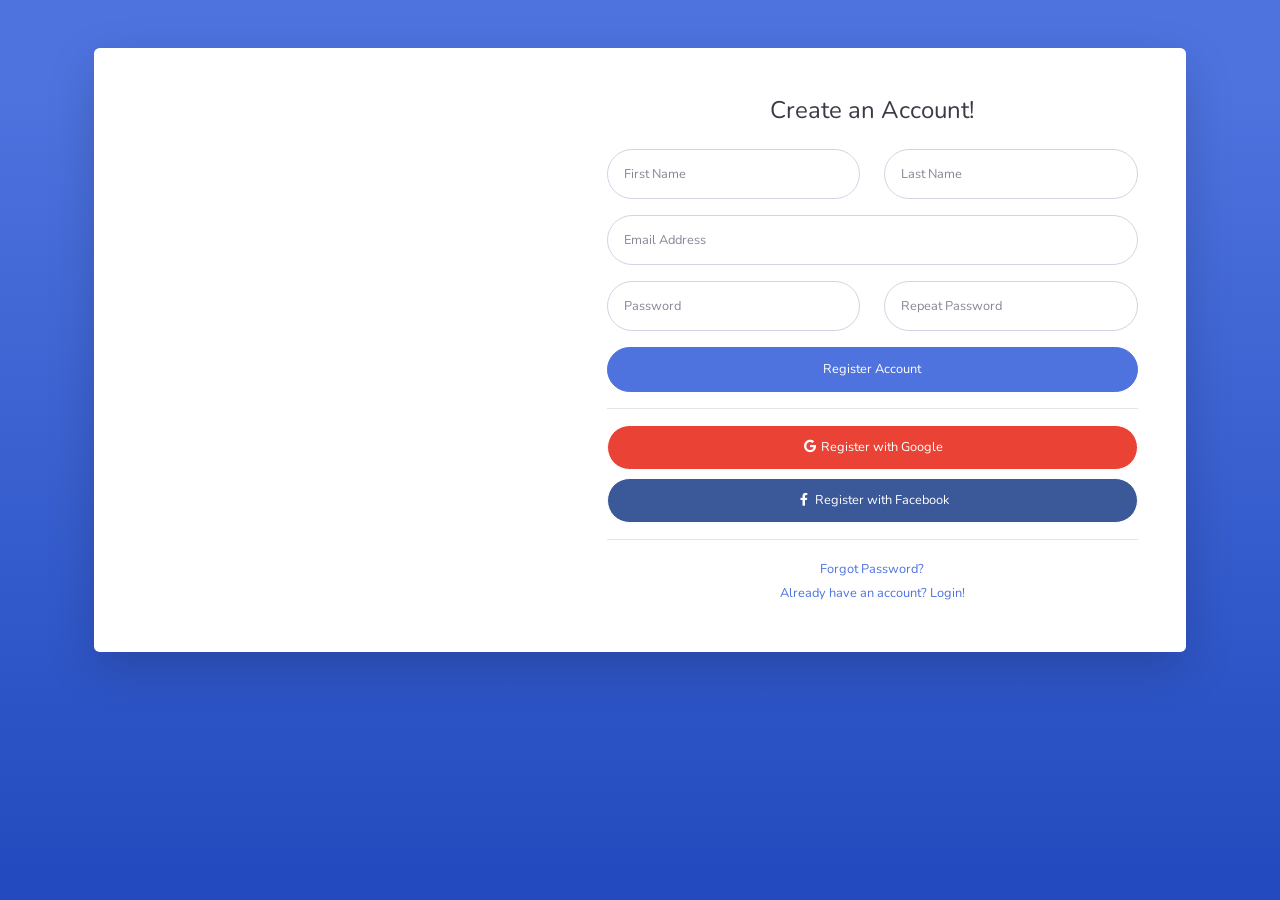
<file: travnur/public/backend/register.html>
<!DOCTYPE html>
<html lang="en">

<head>

    <meta charset="utf-8">
    <meta http-equiv="X-UA-Compatible" content="IE=edge">
    <meta name="viewport" content="width=device-width, initial-scale=1, shrink-to-fit=no">
    <meta name="description" content="">
    <meta name="author" content="">

    <title>SB Admin 2 - Register</title>

    <!-- Custom fonts for this template-->
    <link href="vendor/fontawesome-free/css/all.min.css" rel="stylesheet" type="text/css">
    <link
        href="https://fonts.googleapis.com/css?family=Nunito:200,200i,300,300i,400,400i,600,600i,700,700i,800,800i,900,900i"
        rel="stylesheet">

    <!-- Custom styles for this template-->
    <link href="css/sb-admin-2.min.css" rel="stylesheet">

</head>

<body class="bg-gradient-primary">

    <div class="container">

        <div class="card o-hidden border-0 shadow-lg my-5">
            <div class="card-body p-0">
                <!-- Nested Row within Card Body -->
                <div class="row">
                    <div class="col-lg-5 d-none d-lg-block bg-register-image"></div>
                    <div class="col-lg-7">
                        <div class="p-5">
                            <div class="text-center">
                                <h1 class="h4 text-gray-900 mb-4">Create an Account!</h1>
                            </div>
                            <form class="user">
                                <div class="form-group row">
                                    <div class="col-sm-6 mb-3 mb-sm-0">
                                        <input type="text" class="form-control form-control-user" id="exampleFirstName"
                                            placeholder="First Name">
                                    </div>
                                    <div class="col-sm-6">
                                        <input type="text" class="form-control form-control-user" id="exampleLastName"
                                            placeholder="Last Name">
                                    </div>
                                </div>
                                <div class="form-group">
                                    <input type="email" class="form-control form-control-user" id="exampleInputEmail"
                                        placeholder="Email Address">
                                </div>
                                <div class="form-group row">
                                    <div class="col-sm-6 mb-3 mb-sm-0">
                                        <input type="password" class="form-control form-control-user"
                                            id="exampleInputPassword" placeholder="Password">
                                    </div>
                                    <div class="col-sm-6">
                                        <input type="password" class="form-control form-control-user"
                                            id="exampleRepeatPassword" placeholder="Repeat Password">
                                    </div>
                                </div>
                                <a href="login.html" class="btn btn-primary btn-user btn-block">
                                    Register Account
                                </a>
                                <hr>
                                <a href="index.html" class="btn btn-google btn-user btn-block">
                                    <i class="fab fa-google fa-fw"></i> Register with Google
                                </a>
                                <a href="index.html" class="btn btn-facebook btn-user btn-block">
                                    <i class="fab fa-facebook-f fa-fw"></i> Register with Facebook
                                </a>
                            </form>
                            <hr>
                            <div class="text-center">
                                <a class="small" href="forgot-password.html">Forgot Password?</a>
                            </div>
                            <div class="text-center">
                                <a class="small" href="login.html">Already have an account? Login!</a>
                            </div>
                        </div>
                    </div>
                </div>
            </div>
        </div>

    </div>

    <!-- Bootstrap core JavaScript-->
    <script src="vendor/jquery/jquery.min.js"></script>
    <script src="vendor/bootstrap/js/bootstrap.bundle.min.js"></script>

    <!-- Core plugin JavaScript-->
    <script src="vendor/jquery-easing/jquery.easing.min.js"></script>

    <!-- Custom scripts for all pages-->
    <script src="js/sb-admin-2.min.js"></script>

</body>

</html>
</file>
<file: travnur/public/frontend/styles/main.css>
body {
  background-color: #ffffff;
  font-family: 'Assistant', sans-serif;
  color: #071C4D;
}

.navbar-brand img {
  max-height: 40px;
}

.navbar-light .navbar-nav .nav-link {
  color: #071C4D;
}

.navbar-light .navbar-nav .nav-link.active {
  font-weight: bold;
  color: #071C4D !important;
}

.btn-navbar-right {
  margin-top: -12px !important;
  margin-bottom: -8px !important;
  margin-right: -18px !important;
  height: 70px;
  border-radius: 0;
}

.btn-login {
  background-color: #071C4D;
  color: #fff;
}

.btn-login:hover {
  background-color: #1B3A81;
  color: #fff;
}

header {
  padding: 180px 0 165px;
  margin-top: -70px;
  background-image: url("../images/header.jpg");
  background-size: cover;
}

header h1,
header p {
  color: #fff;
}

header h1 {
  font-family: 'Playfair Display', serif;
  font-weight: bold;
  font-size: 50px;
}

header p {
  font-size: 22px;
}

header .btn-get-started {
  background-color: #FF9E53;
  color: #fff;
}

header .btn-get-started:hover {
  background-color: #FFAD6D;
  color: #fff;
}

.section-stats {
  margin-top: -50px;
}

.section-stats .stats-detail {
  padding-top: 15px;
  background-color: #fff;
  padding-left: 40px;
}

.section-stats h2 {
  font-size: 30px;
  margin-bottom: 0;
}

.section-stats p {
  font-size: 20px;
  font-weight: lighter;
}

.section-popular {
  min-height: 540px;
  background-color: #051334;
  margin-top: -50px;
  margin-bottom: -230px;
}

.section-popular .section-popular-heading {
  margin-top: 150px;
}

.section-popular .section-popular-heading h2,
.section-popular .section-popular-heading p {
  color: #fff;
}

.section-popular .section-popular-heading h2 {
  font-family: 'Playfair Display', serif;
  font-weight: bold;
  font-size: 40px;
}

.section-popular .section-popular-heading p {
  font-size: 18px;
  margin-top: 14px;
}

.section-popular-content .section-popular-travel .card-travel {
  min-height: 380px;
  background-color: #ddd;
  color: #fff;
  padding: 30px;
  background-size: cover;
  margin-bottom: 20px;
}

.section-popular-content .section-popular-travel .travel-county {
  font-size: 18px;
  color: #fff;
}

.section-popular-content .section-popular-travel .travel-location {
  font-size: 26px;
  color: #fff;
}

.section-popular-content .section-popular-travel .travel-button .btn-travel-details {
  background-color: #FF9E53;
  color: #fff;
}

.section-popular-content .section-popular-travel .travel-button .btn-travel-details:hover {
  background-color: #f3aa72;
  color: #fff;
}

.section-networks {
  background-color: #fff;
  margin-top: -170px;
  padding-top: 240px;
  padding-bottom: 50px;
}

.section-networks h2 {
  font-family: 'Playfair Display', serif;
  font-weight: bold;
  font-size: 40px;
}

.section-networks p {
  font-size: 18px;
}

.section-networks img {
  max-width: 100%;
}

.section-testimonial-heading {
  background: -webkit-gradient(linear, left top, left bottom, from(#fff), to(#f7f9ff));
  background: linear-gradient(#fff 0%, #f7f9ff 100%);
  padding-top: 50px;
  min-height: 506px;
}

.section-testimonial-heading h2 {
  font-family: 'Playfair Display', serif;
  font-weight: bold;
  font-size: 40px;
}

.section-testimonial-heading p {
  font-size: 18px;
}

.section-testimonial-content {
  margin-top: -300px;
  padding-bottom: 50px;
}

.section-testimonial-content .card-testimonial {
  padding: 40px 20px 10px;
  border-radius: 11px;
  margin-bottom: 20px;
}

.section-testimonial-content .card-testimonial .testimonial-content {
  min-height: 300px;
}

.section-testimonial-content .card-testimonial h3 {
  font-size: 22px;
}

.section-testimonial-content .card-testimonial .testimonial {
  font-weight: 200;
  font-size: 26px;
  color: #6E6E6E;
  min-height: 160px;
}

.section-testimonial-content .card-testimonial .trip-to {
  font-weight: normal;
  font-size: 22px;
  color: #6E6E6E;
}

.section-testimonial-content .card-testimonial hr {
  margin-left: -20px;
  margin-right: -20px;
}

.section-testimonial-content .btn-get-started {
  background-color: #FF9E53;
  color: #fff;
}

.section-testimonial-content .btn-get-started:hover {
  background-color: #FFAD6D;
  color: #fff;
}

.section-testimonial-content .btn-need-help {
  background-color: #F2F2F2;
  color: #C3C3C3;
}

.section-testimonial-content .btn-need-help:hover {
  background-color: #f7f7f7;
  color: #C3C3C3;
}

.section-footer a {
  color: #071C4D;
}

.section-footer h5 {
  font-size: 22px;
  font-weight: bold;
}

.section-details-header {
  min-height: 310px;
  background: #E4E6EB;
  margin-top: -70px;
}

.section-details-content {
  margin-top: -210px;
  min-height: 100vh;
}

.section-details-content .breadcrumb {
  background-color: transparent;
  padding: 0;
  margin-bottom: 30px;
}

.section-details-content .breadcrumb-item.active {
  font-weight: bold;
  color: #071C4D;
}

.section-details-content .card-details {
  padding: 30px;
  border-radius: 11px;
}

.section-details-content .card-details h1 {
  font-size: 26px;
}

.section-details-content .card-details h2 {
  font-size: 20px;
}

.section-details-content .card-details p {
  font-size: 18px;
  color: #B1B1B1;
}

.section-details-content .card-details h3 {
  font-weight: 300;
  font-size: 14px;
  color: #071C4D;
}

.section-details-content .card-details .trip-informations th {
  font-weight: 300;
  font-size: 18px;
  color: #071C4D;
}

.section-details-content .card-details .trip-informations td {
  font-weight: 100;
  font-size: 18px;
  color: #B1B1B1;
}

.section-details-content .card-details .trip-informations .text-blue {
  color: #071C4D;
  font-weight: bold;
}

.section-details-content .card-details .trip-informations .text-orange {
  color: #FF9E53;
  font-weight: bold;
}

.section-details-content .card-details .payment-instruction {
  font-weight: 300;
  font-size: 14px;
  color: #B1B1B1;
}

.section-details-content .card-details .bank .bank-items h3 {
  font-size: 18px;
  color: #071C4D;
  margin-bottom: 0;
}

.section-details-content .card-details .bank .bank-items p {
  margin-bottom: 0;
}

.section-details-content .card-details .bank .bank-items .description {
  float: left;
  overflow: hidden;
  margin-left: 10px;
}

.section-details-content .card-details .bank .bank-items .description p {
  font-weight: normal;
  font-size: 16px;
  color: #071C4D;
}

.section-details-content .card-details .bank .bank-image {
  width: 45px;
  height: 45px;
  float: left;
}

.section-details-content .card-details .disclaimer {
  font-weight: 300;
  font-size: 14px;
  color: #B1B1B1;
}

.section-details-content .card-details .gj-datepicker .datepicker {
  border-right: none;
}

.section-details-content .card-details .input-grup-append .btn {
  padding-right: 30px;
}

.section-details-content .card-details .btn-add-now {
  background-color: #071C4D;
  color: #fff;
}

.section-details-content .card-details .btn-add-now:hover {
  background-color: #122e6e;
  color: #fff;
}

.section-details-content .features {
  margin-top: 20px;
}

.section-details-content .features h3 {
  font-size: 18px;
  color: #071C4D;
  margin-bottom: 0;
}

.section-details-content .features p {
  margin-bottom: 0;
}

.section-details-content .features .description {
  margin-left: 10px;
  overflow: hidden;
  float: left;
}

.section-details-content .features .features-image {
  width: 45px;
  float: left;
  height: 45px;
}

.section-details-content .gallery .xzoom-container {
  display: block;
}

.section-details-content .gallery .xzoom-container .xzoom {
  width: 100%;
  -webkit-box-shadow: none;
          box-shadow: none;
  margin-bottom: 10px;
}

.section-details-content .gallery .xzoom-container .xactive {
  border: 4x solid #1ABC9C;
  -webkit-box-shadow: none;
          box-shadow: none;
}

.section-details-content .member .member-image {
  width: 40px;
  height: 40px;
}

.section-details-content .card-right {
  border-bottom-left-radius: 0;
  border-bottom-right-radius: 0;
  border-bottom: 0;
}

.section-details-content .join-container {
  margin-top: -15px;
}

.section-details-content .btn-join-now {
  background-color: #FF9E53;
  color: #fff;
  border-radius: 0;
}

.section-details-content .btn-join-now:hover {
  background-color: #fda664;
}

.section-success {
  height: 90vh;
}

.section-success h1 {
  font-weight: 600;
  font-size: 26px;
  color: #071C4D;
}

.section-success p {
  font-weight: 300;
  font-size: 18px;
  color: #B1B1B1;
}

.section-success .btn-home-page {
  border-radius: 4px;
  background-color: #071C4D;
  color: #fff;
}

.section-success .btn-home-page:hover {
  background-color: #122b68;
  color: #fff;
}
/*# sourceMappingURL=main.css.map */
</file>
<file: travnur/public/frontend/libraries/xzoom/xzoom.css>
/* Compatibility styles for frameworks like bootstrap, foundation e.t.c */
.xzoom-source img, .xzoom-preview img, .xzoom-lens img {
  display: block;
  max-width: none;
  max-height: none;
  -webkit-transition: none;
  -moz-transition: none;
  -o-transition: none;
  transition: none;
}
/* --------------- */

/* xZoom Styles below */
.xzoom-container { 
  display: inline-block;
}

.xzoom-thumbs {
  text-align: center;
  margin-bottom: 10px;
}

.xzoom { 
  -webkit-box-shadow: 0px 0px 5px 0px rgba(0,0,0,0.5);
  -moz-box-shadow: 0px 0px 5px 0px rgba(0,0,0,0.5);
  box-shadow: 0px 0px 5px 0px rgba(0,0,0,0.5);  
}
.xzoom2, .xzoom3, .xzoom4, .xzoom5 {
  -webkit-box-shadow: 0px 0px 5px 0px rgba(0,0,0,0.5);
  -moz-box-shadow: 0px 0px 5px 0px rgba(0,0,0,0.5);
  box-shadow: 0px 0px 5px 0px rgba(0,0,0,0.5);
}

/* Thumbs */
.xzoom-gallery, .xzoom-gallery2, .xzoom-gallery3, .xzoom-gallery4, .xzoom-gallery5 {
  border: 1px solid #cecece;
  margin-left: 5px;
  margin-bottom: 10px;
}

.xzoom-source, .xzoom-hidden {
  display: block;
  position: static;
  float: none;
  clear: both;
}

/* Everything out of border is hidden */
.xzoom-hidden {
  overflow: hidden;
}

/* Preview */
.xzoom-preview {
  border: 1px solid #888;
  background: #2f4f4f;
  box-shadow: -0px -0px 10px rgba(0,0,0,0.50);
}

/* Lens */
.xzoom-lens {
  border: 1px solid #555;
  box-shadow: -0px -0px 10px rgba(0,0,0,0.50);
  cursor: crosshair;
}

/* Loading */
.xzoom-loading {
  background-position: center center;
  background-repeat: no-repeat;
  border-radius: 100%;
  opacity: .7;
  background: url(../example/images/xloading.gif);
  width: 48px;
  height: 48px;
}

/* Additional class that applied to thumb when it is active */
.xactive {
  -webkit-box-shadow: 0px 0px 3px 0px rgba(74,169,210,1);
  -moz-box-shadow: 0px 0px 3px 0px rgba(74,169,210,1);
  box-shadow: 0px 0px 3px 0px rgba(74,169,210,1); 
  border: 1px solid #4aaad2;
}

/* Caption */
.xzoom-caption {
  position: absolute;
  bottom: -43px;
  left: 0;
  background: #000;
  width: 100%;
  text-align: left;
}

.xzoom-caption span {
  color: #fff;
  font-family: Arial, sans-serif;
  display: block;
  font-size: 0.75em;
  font-weight: bold;
  padding: 10px;
}
</file>
<file: travnur/public/frontend/libraries/gijgo/css/gijgo.min.css>
.gj-button-md,.gj-text-align-center{text-align:center}.gj-button-md,.gj-modal{overflow:hidden;outline:0}.gj-button-md,.gj-button-md-group{position:relative;vertical-align:middle}.gj-button,.gj-button-md,.gj-cursor-pointer{cursor:pointer}.gj-button{background-color:#f5f5f5;border:1px solid #ddd;color:#000;border-radius:3px;padding:6px 10px}.gj-unselectable{-webkit-touch-callout:none;-webkit-user-select:none;-khtml-user-select:none;-moz-user-select:none;-ms-user-select:none;user-select:none}.gj-row{display:-webkit-box;display:-ms-flexbox;display:flex;-ms-flex-wrap:wrap;flex-wrap:wrap}.gj-margin-left-5{margin-left:5px}.gj-margin-left-10{margin-left:10px}.gj-width-full{width:100%}.gj-font-size-16{font-size:16px}.gj-hidden{display:none}.gj-button-md{background:0 0;border:none;border-radius:2px;color:rgba(0,0,0,.87);height:36px;margin:0;min-width:64px;padding:0 16px;display:inline-block;font-family:Roboto,Helvetica,Arial,sans-serif;font-size:1rem;font-weight:500;text-transform:uppercase;letter-spacing:0;will-change:box-shadow;transition:box-shadow .2s cubic-bezier(.4,0,1,1),background-color .2s cubic-bezier(.4,0,.2,1),color .2s cubic-bezier(.4,0,.2,1);text-decoration:none;line-height:36px;-webkit-user-select:none;-moz-user-select:none;-ms-user-select:none;user-select:none}.gj-button-md:hover{background-color:rgba(158,158,158,.2)}.gj-button-md:disabled{color:rgba(0,0,0,.26);background:0 0}.gj-button-md .gj-icon,.gj-button-md .material-icons{vertical-align:middle}.gj-button-md.gj-button-md-icon{width:24px;height:31px;min-width:24px;padding:0;display:table}ul.gj-list-bootstrap li [data-role=image],ul.gj-list-md li [data-role=checkbox],ul.gj-list-md li [data-role=image]{height:24px;width:24px}.gj-button-md.gj-button-md-icon .gj-icon,.gj-button-md.gj-button-md-icon .material-icons{display:table-cell;margin-right:0;width:24px;height:24px}.gj-button-md.active{background-color:rgba(158,158,158,.4)}.gj-button-md-group{display:inline-block}.gj-textbox-md{border:none;border-bottom:1px solid rgba(0,0,0,.42);display:block;font-family:Helvetica,Arial,sans-serif;font-size:16px;line-height:16px;padding:4px 0;margin:0;width:100%;background:0 0;text-align:left;color:rgba(0,0,0,.87)}.gj-textbox-md:active,.gj-textbox-md:focus{border-bottom:2px solid rgba(0,0,0,.42);outline:0}.gj-textbox-md::placeholder{color:#8e8e8e}.gj-textbox-md:-ms-input-placeholder{color:#8e8e8e}.gj-textbox-md::-ms-input-placeholder{color:#8e8e8e}.gj-md-spacer-24{min-width:24px;width:24px;display:inline-block}.gj-md-spacer-32{min-width:32px;width:32px;display:inline-block}.gj-modal{position:fixed;top:0;right:0;bottom:0;left:0;z-index:1203;display:none;-webkit-overflow-scrolling:touch;background-color:rgba(0,0,0,.54118);transition:.2s ease opacity;will-change:opacity}ul.gj-list li [data-role=wrapper]{display:table;width:100%}ul.gj-list li [data-role=checkbox],ul.gj-list li [data-role=image]{display:table-cell;vertical-align:middle;text-align:center}ul.gj-list li [data-role=display]{display:table-cell;vertical-align:middle;cursor:pointer}ul.gj-list li [data-role=display]:empty:before{content:"\200b"}ul.gj-list-bootstrap{padding-left:0;margin-bottom:0}ul.gj-list-bootstrap li{padding:0}ul.gj-list-bootstrap li [data-role=wrapper]{padding:0 10px}ul.gj-list-bootstrap li [data-role=checkbox]{width:24px;padding:3px}ul.gj-list-bootstrap li [data-role=display]{padding:8px 0 8px 4px}.list-group-item.active ul li,.list-group-item.active:focus ul li,.list-group-item.active:hover ul li{text-shadow:none;color:initial}ul.gj-list-md{padding:0;list-style:none;line-height:24px;letter-spacing:0;color:#616161}.gj-picker-md,ul.gj-list-md li{font-family:Roboto,Helvetica,Arial,sans-serif;font-size:16px;font-weight:400;letter-spacing:.04em;line-height:1}ul.gj-list-md li{display:list-item;list-style-type:none;padding:0;min-height:unset;box-sizing:border-box;align-items:center;cursor:default;overflow:hidden;-webkit-flex-direction:row;-ms-flex-direction:row;flex-direction:row;-webkit-flex-wrap:nowrap;-ms-flex-wrap:nowrap;flex-wrap:nowrap}ul.gj-list-md li [data-role=display]{padding:8px 0 8px 5px;order:0;flex-grow:2;text-decoration:none;box-sizing:border-box;align-items:center;text-align:left;color:rgba(0,0,0,.87)}ul.gj-list-md li.disabled>[data-role=wrapper]>[data-role=display]{color:#9E9E9E}.gj-list-md-active{background:#e0e0e0;color:#3f51b5}.gj-picker{position:absolute;z-index:1203;background-color:#fff}.gj-picker .selected{color:#fff}.gj-picker-md{color:rgba(0,0,0,.87);border:1px solid #E0E0E0}.gj-modal .gj-picker-md{border:0}.gj-picker-md [role=header]{color:rgba(255,255,255,.54);display:flex;background:#2196f3;align-items:baseline;user-select:none;justify-content:center}.gj-picker-md [role=footer]{float:right;padding:10px}.gj-picker-md [role=footer] button.gj-button-md{color:#2196f3;font-weight:700;font-size:13px}.gj-picker-bootstrap{border:1px solid #E0E0E0}.gj-picker-bootstrap .selected{color:#888}.gj-picker-bootstrap [role=header]{background:#eee;color:#AAA}@font-face{font-family:gijgo-material;src:url(../fonts/gijgo-material.eot?235541);src:url(../fonts/gijgo-material.eot?235541#iefix) format('embedded-opentype'),url(../fonts/gijgo-material.ttf?235541) format('truetype'),url(../fonts/gijgo-material.woff?235541) format('woff'),url(../fonts/gijgo-material.svg?235541#gijgo-material) format('svg');font-weight:400;font-style:normal}.gj-icon{font-family:gijgo-material!important;font-size:24px;speak:none;font-style:normal;font-weight:400;font-variant:normal;text-transform:none;line-height:1;letter-spacing:0;-webkit-font-feature-settings:"liga";-moz-font-feature-settings:"liga=1";-moz-font-feature-settings:"liga";-ms-font-feature-settings:"liga" 1;font-feature-settings:"liga";-webkit-font-variant-ligatures:discretionary-ligatures;font-variant-ligatures:discretionary-ligatures;-webkit-font-smoothing:antialiased;-moz-osx-font-smoothing:grayscale}.gj-icon.undo:before{content:"\e900"}.gj-icon.vertical-align-top:before{content:"\e901"}.gj-icon.vertical-align-center:before{content:"\e902"}.gj-icon.vertical-align-bottom:before{content:"\e903"}.gj-icon.arrow-dropup:before{content:"\e904"}.gj-icon.clock:before{content:"\e905"}.gj-icon.refresh:before{content:"\e906"}.gj-icon.last-page:before{content:"\e907"}.gj-icon.first-page:before{content:"\e908"}.gj-icon.cancel:before{content:"\e909"}.gj-icon.clear:before{content:"\e90a"}.gj-icon.check-circle:before{content:"\e90b"}.gj-icon.delete:before{content:"\e90c"}.gj-icon.arrow-upward:before{content:"\e90d"}.gj-icon.arrow-forward:before{content:"\e90e"}.gj-icon.arrow-downward:before{content:"\e90f"}.gj-icon.arrow-back:before{content:"\e910"}.gj-icon.list-numbered:before{content:"\e911"}.gj-icon.list-bulleted:before{content:"\e912"}.gj-icon.indent-increase:before{content:"\e913"}.gj-icon.indent-decrease:before{content:"\e914"}.gj-icon.redo:before{content:"\e915"}.gj-icon.align-right:before{content:"\e916"}.gj-icon.align-left:before{content:"\e917"}.gj-icon.align-justify:before{content:"\e918"}.gj-icon.align-center:before{content:"\e919"}.gj-icon.strikethrough:before{content:"\e91a"}.gj-icon.italic:before{content:"\e91b"}.gj-icon.underlined:before{content:"\e91c"}.gj-icon.bold:before{content:"\e91d"}.gj-icon.arrow-dropdown:before{content:"\e91e"}.gj-icon.done:before{content:"\e91f"}.gj-icon.pencil:before{content:"\e920"}.gj-icon.minus:before{content:"\e921"}.gj-icon.plus:before{content:"\e922"}.gj-icon.chevron-up:before{content:"\e923"}.gj-icon.chevron-right:before{content:"\e924"}.gj-icon.chevron-down:before{content:"\e925"}.gj-icon.chevron-left:before{content:"\e926"}.gj-icon.event:before{content:"\e927"}.gj-draggable{cursor:move}.gj-resizable-handle{position:absolute;font-size:.1px;display:block;-ms-touch-action:none;touch-action:none;z-index:1203}.gj-dialog-bootstrap [data-role=title],.gj-dialog-bootstrap4 [data-role=title]{display:inline}.gj-dialog-bootstrap,.gj-dialog-bootstrap4,.gj-dialog-md{z-index:1202;overflow:hidden}.gj-resizable-n{cursor:n-resize;height:7px;width:100%;top:-5px;left:0}.gj-resizable-e{cursor:e-resize;width:7px;right:-5px;top:0;height:100%}.gj-resizable-s{cursor:s-resize;height:7px;width:100%;bottom:-5px;left:0}.gj-resizable-w{cursor:w-resize;width:7px;left:-5px;top:0;height:100%}.gj-resizable-se{cursor:se-resize;width:12px;height:12px;right:1px;bottom:1px}.gj-resizable-sw{cursor:sw-resize;width:9px;height:9px;left:-5px;bottom:-5px}.gj-resizable-nw{cursor:nw-resize;width:9px;height:9px;left:-5px;top:-5px}.gj-resizable-ne{cursor:ne-resize;width:9px;height:9px;right:-5px;top:-5px}.gj-dialog-footer{position:absolute;bottom:0;width:100%;margin-top:0}.gj-dialog-scrollable [data-role=body]{overflow-x:hidden;overflow-y:scroll}.gj-dialog-bootstrap [data-role=close]{line-height:1.42857143}.gj-dialog-bootstrap4 [data-role=close]{line-height:1.5}.gj-dialog-md{background-color:#FFF;border:none;box-shadow:0 11px 15px -7px rgba(0,0,0,.2),0 24px 38px 3px rgba(0,0,0,.14),0 9px 46px 8px rgba(0,0,0,.12);box-sizing:border-box;position:relative;display:-webkit-box;display:-webkit-flex;display:-ms-flexbox;display:flex;-webkit-box-orient:vertical;-webkit-box-direction:normal;-webkit-flex-direction:column;-ms-flex-direction:column;flex-direction:column;-webkit-background-clip:padding-box;background-clip:padding-box;outline:0}.gj-dialog-md-header{padding:24px 24px 0;font-family:Roboto,Helvetica,Arial,sans-serif}.gj-dialog-md-title{margin:0;font-weight:400;display:inline;line-height:28px;font-size:20px}.gj-dialog-md-close{-webkit-appearance:none;padding:0;cursor:pointer;background:0 0;border:0;float:right;line-height:28px;font-size:28px}.gj-dialog-md-body{padding:20px 24px 24px;color:rgba(0,0,0,.54);font-family:Helvetica,Arial,sans-serif;font-size:14px;font-weight:400;line-height:20px}.gj-dialog-md-footer{padding:8px 8px 8px 24px;display:-webkit-flex;display:-ms-flexbox;display:flex;-webkit-flex-direction:row-reverse;-ms-flex-direction:row-reverse;flex-direction:row-reverse;-webkit-flex-wrap:wrap;-ms-flex-wrap:wrap;flex-wrap:wrap;box-sizing:border-box}.gj-dialog-md-footer>:first-child{margin-right:0}.gj-dialog-md-footer>*{margin-right:8px;height:36px}DIV.gj-grid-wrapper{margin:auto;position:relative;clear:both;z-index:1}TABLE.gj-grid{margin:auto;border-collapse:collapse;width:100%;table-layout:fixed}TABLE.gj-grid THEAD TH [data-role=selectAll]{margin:auto}table.gj-grid-bootstrap thead th [data-role=sorticon],table.gj-grid-md thead th [data-role=sorticon]{margin-left:5px}TABLE.gj-grid THEAD TH [data-role=title],TABLE.gj-grid THEAD TH [data-role=sorticon]{display:inline-block}TABLE.gj-grid THEAD TH{overflow:hidden;text-overflow:ellipsis}TABLE.gj-grid.autogrow-header-row THEAD TH{overflow:auto;text-overflow:initial;white-space:pre-wrap;-ms-word-break:break-word;word-break:break-word}TABLE.gj-grid>tbody>tr>td{overflow:hidden;position:relative}table.gj-grid tbody div[data-role=display]{vertical-align:middle;text-indent:0;white-space:pre-wrap;-ms-word-break:break-word;word-break:break-word}table.gj-grid.fixed-body-rows tbody div[data-role=display]{overflow:hidden;text-overflow:ellipsis;white-space:nowrap;-ms-word-break:initial;word-break:initial}table.gj-grid tfoot DIV[data-role=display]{vertical-align:middle;text-indent:0;display:flex}TABLE.gj-grid .fa{padding:2px}TABLE.gj-grid>tbody>tr>td>div{padding:2px;overflow:hidden}DIV.gj-grid-wrapper DIV.gj-grid-loading-cover{background:#BBB;opacity:.5;position:absolute;vertical-align:middle}DIV.gj-grid-wrapper DIV.gj-grid-loading-text{position:absolute;font-weight:700}table.gj-grid-bootstrap thead th{background-color:#f5f5f5;vertical-align:middle}table.gj-grid-bootstrap thead th [data-role=sorticon] i.gj-icon,table.gj-grid-bootstrap thead th [data-role=sorticon] i.material-icons{position:absolute;font-size:20px;top:15px}table.gj-grid-bootstrap tbody tr td div[data-role=display]{padding:0}.gj-grid-bootstrap-4 .gj-checkbox-bootstrap{display:inline-block;padding-top:2px}.gj-grid-bootstrap-4 tbody tr.active{background-color:rgba(0,0,0,.075)}.gj-grid-md{position:relative;border:1px solid #e0e0e0;border-collapse:collapse;white-space:nowrap;font-size:13px;font-family:Roboto,Helvetica,Arial,sans-serif;background-color:#fff}.gj-grid-md td:first-of-type,.gj-grid-md th:first-of-type{padding-left:24px}.gj-grid-md td,.gj-grid-md th{padding:12px 18px;position:relative;box-sizing:border-box}.gj-grid-md th{vertical-align:bottom;font-weight:700;line-height:31px;letter-spacing:0;height:56px;font-size:12px;color:rgba(0,0,0,.54);text-align:right}.gj-grid-md td{height:48px;border-top:1px solid #e0e0e0;border-bottom:1px solid #e0e0e0;text-align:left;color:rgba(0,0,0,.87)}.gj-grid-bootstrap tbody tr.gj-grid-top-border td,.gj-grid-md tbody tr.gj-grid-top-border td{border-top:2px solid #777}.gj-grid-bootstrap tbody tr.gj-grid-bottom-border td,.gj-grid-md tbody tr.gj-grid-bottom-border td{border-bottom:2px solid #777}.gj-grid-md tbody tr{position:relative;height:48px;transition-duration:.28s;transition-timing-function:cubic-bezier(.4,0,.2,1);transition-property:background-color}.gj-grid-md tbody tr:hover{background-color:#EEE}.gj-grid-md tbody tr.gj-grid-md-select{background-color:#F5F5F5}table.gj-grid-md thead th [data-role=sorticon] i.gj-icon,table.gj-grid-md thead th [data-role=sorticon] i.material-icons{position:absolute;font-size:16px;top:19px}table.gj-grid-md thead th.gj-grid-select-all{padding-bottom:3px}@media only all{td.display-1120,td.display-320,td.display-480,td.display-640,td.display-800,td.display-960,th.display-1120,th.display-320,th.display-480,th.display-640,th.display-800,th.display-960{display:none}}@media screen and (min-width:20em){TABLE.gj-grid-bootstrap td.display-320,TABLE.gj-grid-bootstrap th.display-320{display:table-cell}}@media screen and (min-width:30em){TABLE.gj-grid-bootstrap td.display-480,TABLE.gj-grid-bootstrap th.display-480{display:table-cell}}@media screen and (min-width:40em){TABLE.gj-grid-bootstrap td.display-640,TABLE.gj-grid-bootstrap th.display-640{display:table-cell}}@media screen and (min-width:50em){TABLE.gj-grid-bootstrap td.display-800,TABLE.gj-grid-bootstrap th.display-800{display:table-cell}}@media screen and (min-width:60em){TABLE.gj-grid-bootstrap td.display-960,TABLE.gj-grid-bootstrap th.display-960{display:table-cell}}@media screen and (min-width:70em){TABLE.gj-grid-bootstrap td.display-1120,TABLE.gj-grid-bootstrap th.display-1120{display:table-cell}}.gj-grid-md tfoot tr th{padding-right:14px}.gj-grid-md tfoot tr[data-role=pager] .gj-grid-mdl-pager-label{padding-left:5px;padding-right:5px}.gj-grid-md tfoot tr[data-role=pager] .gj-dropdown-md{margin-left:12px}.gj-grid-md tfoot tr[data-role=pager] .gj-dropdown-md [role=presenter]{font-size:12px;font-weight:700;color:rgba(0,0,0,.54)}.gj-grid-md tfoot tr[data-role=pager] .gj-dropdown-md [role=presenter] [role=display]{text-align:right}.gj-grid-md tfoot tr[data-role=pager] .gj-grid-md-limit-select{margin-left:10px;font-size:12px;font-weight:700;color:rgba(0,0,0,.54)}.gj-grid-bootstrap tfoot tr[data-role=pager] th{line-height:30px;background-color:#f5f5f5}.gj-grid-bootstrap tfoot tr[data-role=pager] th>div>button,.gj-grid-bootstrap tfoot tr[data-role=pager] th>div>div{margin-right:5px}.gj-grid-bootstrap-4 tfoot tr[data-role=pager] th>div button{height:34px}.gj-grid-bootstrap-4 tfoot tr[data-role=pager] th div .gj-dropdown-bootstrap-4 .gj-dropdown-expander-mi .gj-icon{top:5px}.gj-grid-bootstrap-3 tfoot tr[data-role=pager] th>div>input{margin-right:5px;width:40px;text-align:right;display:inline-block;font-weight:700}.gj-grid-bootstrap-4 tfoot tr[data-role=pager] th>div>div.input-group{width:40px}.gj-grid-bootstrap-4 tfoot tr[data-role=pager] th>div>div.input-group input{text-align:right;font-weight:700;height:34px;padding-top:2px;padding-bottom:6px}.gj-grid-bootstrap tfoot tr[data-role=pager] th>div>select{display:inline-block;margin-right:5px;width:60px}.gj-grid-bootstrap tfoot tr[data-role=pager] th .gj-dropdown-bootstrap .gj-list-bootstrap [data-role=display]{line-height:14px}.gj-grid-bootstrap tfoot tr[data-role=pager] th .gj-dropdown-bootstrap [role=presenter] [role=display]{font-weight:700}.gj-grid-bootstrap tfoot tr[data-role=pager] th .gj-dropdown-bootstrap-3 [role=presenter]{padding:2px 8px}.gj-grid-bootstrap tfoot tr[data-role=pager] th .gj-dropdown-bootstrap-4 [role=presenter]{padding:1px 8px}.gj-grid thead tr th div.gj-grid-column-resizer-wrapper{position:relative;width:100%;height:0;top:0;left:0;padding:0}span.gj-grid-column-resizer{position:absolute;right:0;width:10px;top:-100px;height:300px;z-index:1203;cursor:e-resize}.gj-grid-resize-cursor{cursor:e-resize}.gj-grid-md tbody tr td.gj-grid-left-border,.gj-grid-md thead tr th.gj-grid-left-border{border-left:3px solid #777}.gj-grid-md tbody tr td.gj-grid-right-border,.gj-grid-md thead tr th.gj-grid-right-border{border-right:3px solid #777}.gj-grid-bootstrap tbody tr td.gj-grid-left-border,.gj-grid-bootstrap thead tr th.gj-grid-left-border{border-left:5px solid #ddd}.gj-grid-bootstrap tbody tr td.gj-grid-right-border,.gj-grid-bootstrap thead tr th.gj-grid-right-border{border-right:5px solid #ddd}.gj-dirty{position:absolute;top:0;left:0;border-style:solid;border-width:3px;border-color:red transparent transparent red;padding:0;overflow:hidden;vertical-align:top}.gj-grid-md tbody tr td.gj-grid-management-column{padding:3px}.gj-grid-md tbody tr td[data-mode=edit]{padding:0 18px}.gj-grid-bootstrap tbody tr td[data-mode=edit],.gj-grid-bootstrap tbody tr td[data-mode=edit] [data-role=edit],.gj-grid-md tbody .gj-dropdown-md [role=presenter] [role=display]{padding:0}.gj-grid-bootstrap-3 tbody tr td.gj-grid-management-column{padding:3px}.gj-grid-bootstrap-3 tbody tr td[data-mode=edit]{height:38px}.gj-grid-bootstrap-3 tbody tr td[data-mode=edit] [data-role=edit] input[type=text]{height:37px;padding:8px}.gj-grid-bootstrap-3 tbody tr td[data-mode=edit] .gj-dropdown-bootstrap [role=presenter]{border:0;border-radius:0;height:37px;padding-left:8px}.gj-grid-bootstrap-3 tbody tr td[data-mode=edit] .gj-datepicker-bootstrap{height:37px}.gj-grid-bootstrap-3 tbody tr td[data-mode=edit] .gj-datepicker-bootstrap [role=input]{height:37px;border:0;border-radius:0}.gj-grid-bootstrap-3 tbody tr td[data-mode=edit] .gj-datepicker-bootstrap [role=right-icon]{border:0;border-radius:0}.gj-grid-bootstrap-3 tbody tr td[data-mode=edit] .gj-checkbox-bootstrap{display:inline-block;padding-top:10px;height:32px}.gj-grid-bootstrap-4 tbody tr td.gj-grid-management-column{padding:6px}.gj-grid-bootstrap-4 tbody tr td[data-mode=edit] [data-role=edit] input[type=text]{height:48px;padding-left:12px}.gj-grid-bootstrap-4 tbody tr td[data-mode=edit] .gj-dropdown-bootstrap [role=presenter]{border:0;border-radius:0;height:48px;padding-left:12px;font-family:-apple-system,system-ui,BlinkMacSystemFont,"Segoe UI",Roboto,"Helvetica Neue",Arial,sans-serif}.gj-grid-bootstrap-4 tbody tr td[data-mode=edit] .gj-dropdown-bootstrap-4 [role=expander].gj-dropdown-expander-mi .gj-icon,.gj-grid-bootstrap-4 tbody tr td[data-mode=edit] .gj-dropdown-bootstrap-4 [role=expander].gj-dropdown-expander-mi .material-icons{top:13px}.gj-grid-bootstrap-4 tbody tr td[data-mode=edit] .gj-datepicker-bootstrap{height:48px}.gj-grid-bootstrap-4 tbody tr td[data-mode=edit] .gj-datepicker-bootstrap [role=input]{height:48px;border:0;border-radius:0}.gj-grid-bootstrap-4 tbody tr td[data-mode=edit] .gj-datepicker-bootstrap [role=right-icon]{background-color:#fff}.gj-grid-bootstrap-4 tbody tr td[data-mode=edit] .gj-datepicker-bootstrap [role=right-icon] button{border:0;border-radius:0;width:43px;position:relative}.gj-grid-bootstrap-4 tbody tr td[data-mode=edit] .gj-datepicker-bootstrap [role=right-icon] .gj-icon,.gj-grid-bootstrap-4 tbody tr td[data-mode=edit] .gj-datepicker-bootstrap [role=right-icon] .material-icons{top:13px;left:10px;font-size:24px}.gj-grid-bootstrap-4 tbody tr td[data-mode=edit] .gj-checkbox-bootstrap{display:inline-block;padding-top:15px;height:42px}.gj-grid-md thead tr[data-role=filter] th{border-top:1px solid #e0e0e0}div.gj-grid-wrapper div.gj-grid-bootstrap-toolbar{background-color:#f5f5f5;padding:8px;font-weight:700;border:1px solid #ddd}div.gj-grid-wrapper div.gj-grid-bootstrap-4-toolbar{background-color:#f5f5f5;padding:12px;font-weight:700;border:1px solid #ddd}div.gj-grid-wrapper div.gj-grid-md-toolbar{font-weight:700;font-size:24px;font-family:Helvetica,Arial,sans-serif;background-color:#fff;border-top:1px solid #e0e0e0;border-left:1px solid #e0e0e0;border-right:1px solid #e0e0e0;border-bottom:0;border-collapse:collapse;padding:0 18px;line-height:56px}.gj-checkbox-bootstrap,.gj-checkbox-md{min-width:0;font-weight:400;text-align:center;position:relative}table.gj-grid-scrollable tbody{overflow-y:auto;overflow-x:hidden;display:block}table.gj-grid-md.gj-grid-scrollable{border-bottom:0}table.gj-grid-md.gj-grid-scrollable tbody{border-right:1px solid #e0e0e0;border-bottom:1px solid #e0e0e0}table.gj-grid-md.gj-grid-scrollable tfoot{border-bottom:1px solid #e0e0e0}table.gj-grid-bootstrap.gj-grid-scrollable{border-bottom:0}table.gj-grid-bootstrap.gj-grid-scrollable tbody{border-right:1px solid #ddd;border-bottom:1px solid #ddd}table.gj-grid-bootstrap.gj-grid-scrollable tbody tr[data-role=row]:first-child td{border-top:0}table.gj-grid-bootstrap.gj-grid-scrollable tbody tr[data-role=row] td:first-child{border-left:0}table.gj-grid-bootstrap.gj-grid-scrollable tbody tr[data-role=row] td:last-child{border-right:0}table.gj-grid-bootstrap.gj-grid-scrollable tfoot{border-bottom:1px solid #ddd}ul.gj-list li [data-role=spacer]{display:table-cell}ul.gj-list li [data-role=expander]{display:table-cell;vertical-align:middle;text-align:center;cursor:pointer}[data-type=tree] ul li [data-role=expander].gj-tree-font-awesome-expander,[data-type=tree] ul li [data-role=expander].gj-tree-glyphicons-expander,[data-type=tree] ul li [data-role=expander].gj-tree-material-icons-expander{width:24px}[data-type=tree] ul li [data-role=expander].gj-tree-glyphicons-expander .glyphicon{top:4px;height:24px}.gj-tree-bootstrap-3 ul.gj-list-bootstrap li{border:0;border-radius:0;color:#333}.gj-tree-bootstrap-3 ul.gj-list-bootstrap li.active{color:#fff}.gj-tree-bootstrap-3 ul.gj-list-bootstrap li.disabled{color:#777;background-color:#eee}.gj-tree-bootstrap-4 ul.gj-list-bootstrap li{border:0;border-radius:0;color:#212529}.gj-tree-bootstrap-4 ul.gj-list-bootstrap li.active{color:#fff}.gj-tree-bootstrap-4 ul.gj-list-bootstrap li.disabled{color:#868e96}.gj-tree-bootstrap-4 ul.gj-list-bootstrap li ul.gj-list-bootstrap{width:100%}.gj-tree-bootstrap-border ul.gj-list-bootstrap li{border:1px solid #ddd}.gj-tree-bootstrap-border ul.gj-list-bootstrap li ul.gj-list-bootstrap li{border-left:0;border-right:0}.gj-tree-bootstrap-border ul.gj-list-bootstrap li:first-child{border-top-left-radius:4px;border-top-right-radius:4px}.gj-tree-bootstrap-border ul.gj-list-bootstrap li:last-child{border-bottom-left-radius:4px;border-bottom-right-radius:4px}.gj-tree-bootstrap-border ul.gj-list-bootstrap li ul.gj-list-bootstrap li:first-child{border-top-left-radius:0;border-top-right-radius:0}.gj-tree-bootstrap-border ul.gj-list-bootstrap li ul.gj-list-bootstrap li:last-child{border-bottom:0;border-bottom-left-radius:0;border-bottom-right-radius:0}ul.gj-list-bootstrap li [data-role=expander].gj-tree-material-icons-expander{padding-top:8px;padding-bottom:4px}.gj-tree-drag-el,.gj-tree-drag-el li{padding:0;margin:0}ul.gj-list-bootstrap li [data-role=expander].gj-tree-material-icons-expander .gj-icon{width:24px;height:24px}ul.gj-list-md li.disabled>[data-role=wrapper]>[data-role=expander]{color:#9E9E9E}.gj-tree-md-border ul.gj-list-md li{border:1px solid #616161;margin-bottom:-1px}.gj-tree-md-border ul.gj-list-md li ul.gj-list-md li{border-left:0;border-right:0}.gj-tree-md-border ul.gj-list-md li ul.gj-list-md li:last-child{border-bottom:0}.gj-tree-drop-above{border-top:1px solid #000}.gj-tree-bootstrap-3 ul.gj-list-bootstrap li [data-role=wrapper].drop-above,.gj-tree-bootstrap-4 ul.gj-list-bootstrap li [data-role=wrapper].drop-above{border-top:2px solid #000}.gj-tree-drop-below{border-bottom:1px solid #000}.gj-tree-bootstrap-3 ul.gj-list-bootstrap li [data-role=wrapper].drop-below,.gj-tree-bootstrap-4 ul.gj-list-bootstrap li [data-role=wrapper].drop-below{border-bottom:2px solid #000}.gj-tree-drag-el{z-index:1203}.gj-tree-drag-el [data-role=wrapper]{cursor:move;display:table}.gj-tree-drag-el [data-role=indicator]{width:14px;padding:0 3px;display:table-cell;vertical-align:middle;text-align:center}.gj-tree-bootstrap-drag-el li.list-group-item{border:0;background:unset}.gj-tree-bootstrap-drag-el [data-role=indicator],.gj-tree-md-drag-el [data-role=indicator]{width:24px;height:24px;padding:0}.gj-checkbox-bootstrap{font-size:0;margin:0;width:18px;height:18px;display:inline}.gj-checkbox-bootstrap input[type=checkbox]{display:none;margin-bottom:-12px}.gj-checkbox-bootstrap span{background:#fff;display:block;content:" ";width:18px;height:18px;line-height:11px;font-size:11px;padding:2px;color:#555;border:1px solid #CCC;border-radius:3px;transition:box-shadow .2s linear,border-color .2s linear;cursor:pointer;margin:auto}.gj-checkbox-bootstrap input[type=checkbox]:focus+span:before{outline:0;box-shadow:0 0 0 0 #66afe9,0 0 6px rgba(102,175,233,.6);border-color:#66afe9}.gj-datepicker-bootstrap :active,.gj-datepicker-bootstrap :focus,.gj-timepicker-bootstrap :active,.gj-timepicker-bootstrap :focus{box-shadow:none}.gj-checkbox-bootstrap input[type=checkbox][disabled]+span{opacity:.6;cursor:not-allowed}.gj-checkbox-bootstrap.gj-checkbox-bootstrap-4 span{line-height:16px;padding:0}.gj-checkbox-bootstrap-4.gj-checkbox-material-icons input[type=checkbox]:checked+span:after,.gj-checkbox-bootstrap-4.gj-checkbox-material-icons input[type=checkbox]:indeterminate+span:after{font-size:16px}.gj-checkbox-md{font-size:0;margin:0;width:16px;height:16px}.gj-checkbox-md input[type=checkbox]{display:none;margin-bottom:-12px}.gj-checkbox-md span{display:inline-block;box-sizing:border-box;width:16px;height:16px;margin:0;cursor:pointer;overflow:hidden;border:2px solid #616161;border-radius:2px;z-index:2}.gj-checkbox-md input[type=checkbox]:checked+span{border:2px solid #536DFE}.gj-checkbox-md input[type=checkbox]:checked+span:after{color:#FFF;background-color:#536DFE;position:absolute;left:1px;top:-15px}.gj-checkbox-md input[type=checkbox]:indeterminate+span{border:2px solid #616161}.gj-checkbox-md input[type=checkbox]:indeterminate+span:after{color:#616161;position:absolute;left:1px;top:-15px}.gj-checkbox-md input[type=checkbox][disabled]+span{border:2px solid #9E9E9E}.gj-editor-md,.gj-editor-md [role=body]{border:1px solid rgba(158,158,158,.2)}.gj-checkbox-md input[type=checkbox][disabled]+span:after{background-color:#9E9E9E}.gj-checkbox-md input[type=checkbox][disabled]:indeterminate+span:after{color:#FFF}.gj-checkbox-material-icons input[type=checkbox]:checked+span:after{content:"\e91f";font-size:14px;font-weight:700;white-space:pre}.gj-checkbox-material-icons input[type=checkbox]:indeterminate+span:after{content:"\e921";font-size:14px;font-weight:700;white-space:pre}.gj-checkbox-glyphicons input[type=checkbox]:checked+span:after{display:inline-block;font-family:'Glyphicons Halflings';content:"\e013 "}.gj-checkbox-glyphicons input[type=checkbox]:indeterminate+span:after{display:inline-block;font-family:'Glyphicons Halflings';content:"\2212 ";padding-right:1px}.gj-checkbox-fontawesome .fa{font-size:14px}.gj-checkbox-bootstrap.gj-checkbox-fontawesome .fa{line-height:18px}.gj-checkbox-fontawesome input[type=checkbox]:checked+span:before{content:"\f00c "}.gj-checkbox-fontawesome input[type=checkbox]:indeterminate+span:before{content:"\f068 "}.gj-editor [role=body]{overflow:auto;outline:transparent solid 0;box-sizing:border-box}.gj-editor-md{padding:7px;font-family:Roboto,Helvetica,Arial,sans-serif;font-size:14px;font-weight:500;letter-spacing:0}.gj-editor-md [role=toolbar]{margin-bottom:7px}.gj-editor-md [role=toolbar] .gj-button-md{min-width:54px;margin-right:5px}.gj-editor-md [role=toolbar] .gj-button-md .gj-icon{width:24px;height:24px}.gj-editor-bootstrap,.gj-editor-bootstrap [role=body]{border:1px solid #eceeef}.gj-editor-md p{margin:0;padding:0}.gj-editor-md blockquote{font-size:14px}.gj-editor-bootstrap{padding:7px}.gj-editor-bootstrap [role=toolbar]{margin-bottom:7px}.gj-editor-bootstrap [role=toolbar] .btn-group{margin-right:10px}.gj-editor-bootstrap [role=toolbar] button{height:36px}.gj-editor-bootstrap p{margin:0;padding:0}.gj-editor-bootstrap blockquote{font-size:14px}.gj-datepicker-md,.gj-dropdown-md [role=presenter]{font-family:Roboto,Helvetica,Arial,sans-serif;font-size:16px;font-weight:400;letter-spacing:.04em}.gj-dropdown{position:relative;border-collapse:separate}.gj-dropdown [role=presenter]{display:table;cursor:pointer;outline:0;position:relative}.gj-dropdown [role=presenter] [role=display]{display:table-cell;text-align:left;width:100%}.gj-dropdown [role=presenter] [role=expander]{display:table-cell;vertical-align:middle;text-align:center;width:24px;height:24px}.gj-dropdown-md [role=presenter]{line-height:1;color:rgba(0,0,0,.87);padding:0;border:0;border-bottom:1px solid rgba(0,0,0,.42);background:0 0}.gj-dropdown-md [role=presenter]:active,.gj-dropdown-md [role=presenter]:focus{border-bottom:2px solid rgba(0,0,0,.42)}.gj-dropdown-md [role=presenter] [role=display]{padding:4px 0;line-height:18px}.gj-dropdown-md [role=presenter] [role=display] .placeholder{color:#8e8e8e}.gj-dropdown-list-md{position:absolute;top:0;left:0;background-color:#f5f5f5;color:#000;margin:0;z-index:1203}.gj-dropdown-list-md li.active,.gj-dropdown-list-md li:hover{background-color:#eee}.gj-dropdown-bootstrap [role=presenter] [role=display]{padding-right:5px}.gj-dropdown-bootstrap [role=presenter] [role=expander]{padding-left:5px}.gj-dropdown-bootstrap [role=presenter] [role=expander].gj-dropdown-expander-mi{width:24px}.gj-dropdown-bootstrap-3 [role=presenter] [role=display]{line-height:20px}.gj-dropdown-bootstrap-3 [role=presenter] [role=display] .placeholder{color:#9999b3}.gj-dropdown-bootstrap-3 [role=presenter] [role=expander]{width:20px;height:20px}.gj-dropdown-bootstrap-3 [role=presenter] [role=expander].gj-dropdown-expander-mi .gj-icon,.gj-dropdown-bootstrap-3 [role=presenter] [role=expander].gj-dropdown-expander-mi .material-icons{top:5px;right:10px;position:absolute}.gj-dropdown-bootstrap-4 [role=presenter]{border:1px solid #ced4da}.gj-dropdown-bootstrap-4 [role=presenter] [role=display]{line-height:24px}.gj-dropdown-bootstrap-4 [role=presenter] [role=expander].gj-dropdown-expander-mi .gj-icon,.gj-dropdown-bootstrap-4 [role=presenter] [role=expander].gj-dropdown-expander-mi .material-icons{top:7px;right:10px;position:absolute}.gj-dropdown-list-bootstrap{position:absolute;top:32px;left:0;margin:0;z-index:1203}.gj-datepicker [role=input]::-ms-clear{display:none}.gj-datepicker [role=right-icon]{cursor:pointer}.gj-picker div[role=navigator]{display:-webkit-box;display:-ms-flexbox;display:flex;-ms-flex-wrap:wrap;flex-wrap:wrap}.gj-picker div[role=navigator] div{cursor:pointer;position:relative;flex-basis:0;-webkit-box-flex:1;-ms-flex-positive:1;flex-grow:1;max-width:100%}.gj-datepicker-md{line-height:1;color:rgba(0,0,0,.87);position:relative}.gj-datepicker-md [role=right-icon]{position:absolute;right:0;top:0;font-size:24px}.gj-datepicker-md.small .gj-textbox-md{font-size:14px}.gj-datepicker-md.small .gj-icon{font-size:22px}.gj-datepicker-md.large .gj-textbox-md{font-size:18px}.gj-datepicker-md.large .gj-icon{font-size:28px}.gj-picker-md.datepicker [role=header]{padding:20px;display:block}.gj-picker-md.datepicker [role=header] [role=year]{font-size:17px;padding-bottom:5px;cursor:pointer}.gj-picker-md.datepicker [role=header] [role=date]{font-size:36px;cursor:pointer}.gj-picker-md div[role=navigator]{height:42px;line-height:42px}.gj-picker div[role=navigator] div[role=period]{width:100%;text-align:center;font-weight:700;font-size:15px}.gj-picker-md div[role=navigator] div:first-child,.gj-picker-md div[role=navigator] div:last-child{max-width:42px}.gj-picker-md div[role=navigator] div i.gj-icon,.gj-picker-md div[role=navigator] div i.material-icons{position:absolute;top:8px}.gj-picker-md div[role=navigator] div:first-child i.gj-icon,.gj-picker-md div[role=navigator] div:first-child i.material-icons{left:10px}.gj-picker-md div[role=navigator] div:last-child i.gj-icon,.gj-picker-md div[role=navigator] div:last-child i.material-icons{right:11px}.gj-picker-md table thead{color:#9E9E9E}.gj-picker-md table tr td div,.gj-picker-md table tr th div{display:block;width:40px;height:40px;line-height:40px;font-size:13px;text-align:center;vertical-align:middle}[type=year].gj-picker-md table tr td div,[type=decade].gj-picker-md table tr td div,[type=century].gj-picker-md table tr td div{width:73px;height:73px;line-height:73px;cursor:pointer}.gj-picker-md table tr td.gj-cursor-pointer div:hover{background:#EEE;border-radius:50%;color:rgba(0,0,0,.87)}.gj-picker-md table tr td.disabled div,.gj-picker-md table tr td.other-month div{color:#BDBDBD}.gj-picker-md table tr td.focused div{background:#E0E0E0;border-radius:50%}.gj-picker-md table tr td.today div{color:#1976D2}.gj-picker-md table tr td.selected.gj-cursor-pointer div{color:#FFF;background:#1976D2;border-radius:50%}.gj-picker-md table tr td.calendar-week div{font-weight:700}.gj-picker-bootstrap{border:1px solid rgba(0,0,0,.15);border-radius:4px;padding:4px}.gj-modal .gj-picker-bootstrap{padding:0}.gj-picker-bootstrap.datepicker [role=header]{padding:10px 20px;display:block}.gj-picker-bootstrap.datepicker [role=header] [role=year]{font-size:15px;cursor:pointer}.gj-picker-bootstrap [role=header] [role=date]{font-size:24px;cursor:pointer}.gj-modal .gj-picker-bootstrap.datepicker [role=body]{padding:15px}.gj-picker-bootstrap div[role=navigator]{height:30px;line-height:30px;text-align:center}.gj-picker-bootstrap div[role=navigator] div:first-child,.gj-picker-bootstrap div[role=navigator] div:last-child{max-width:30px}.gj-picker-bootstrap table tr td div,.gj-picker-bootstrap table tr th div{display:block;width:30px;height:30px;line-height:30px;text-align:center;vertical-align:middle}[type=year].gj-picker-bootstrap table tr td div,[type=decade].gj-picker-bootstrap table tr td div,[type=century].gj-picker-bootstrap table tr td div{width:53px;height:53px;line-height:53px;cursor:pointer}.gj-picker-bootstrap table tr th div i,.gj-picker-bootstrap table tr th div span{line-height:30px}.gj-picker-bootstrap div[role=navigator] .gj-icon,.gj-picker-bootstrap div[role=navigator] .material-icons{margin:3px}.gj-picker-bootstrap table tr td.focused div,.gj-picker-bootstrap table tr td.gj-cursor-pointer div:hover{background:#EEE;border-radius:4px;color:#212529}.gj-picker-bootstrap table tr td.today div{color:#204d74;font-weight:700}.gj-picker-bootstrap table tr td.selected.gj-cursor-pointer div{color:#fff;background-color:#204d74;border-color:#122b40;border-radius:4px}.gj-picker-bootstrap table tr td.disabled div,.gj-picker-bootstrap table tr td.other-month div{color:#777}.gj-datepicker-bootstrap span[role=right-icon].input-group-addon{border-left:0;position:relative;border-radius:0 4px 4px 0}.gj-datepicker-bootstrap span[role=right-icon].input-group-addon .gj-icon,.gj-datepicker-bootstrap span[role=right-icon].input-group-addon .material-icons{position:absolute;top:7px;left:7px}.gj-datepicker-bootstrap [role=right-icon] button{width:38px;position:relative;border:1px solid #ced4da}.gj-datepicker-bootstrap [role=right-icon] button:hover{color:#6c757d;background-color:transparent}.gj-datepicker-bootstrap.input-group-sm [role=right-icon] button{width:30px}.gj-datepicker-bootstrap.input-group-lg [role=right-icon] button{width:48px}.gj-datepicker-bootstrap [role=right-icon] button .gj-icon,.gj-datepicker-bootstrap [role=right-icon] button .material-icons{position:absolute;font-size:21px;top:9px;left:9px}.gj-datepicker-bootstrap.input-group-sm [role=right-icon] button .gj-icon,.gj-datepicker-bootstrap.input-group-sm [role=right-icon] button .material-icons{top:6px;left:6px;font-size:19px}.gj-datepicker-bootstrap.input-group-lg [role=right-icon] button .gj-icon,.gj-datepicker-bootstrap.input-group-lg [role=right-icon] button .material-icons{font-size:27px;top:10px;left:10px}.gj-timepicker [role=input]::-ms-clear{display:none}.gj-timepicker [role=right-icon]{cursor:pointer}.gj-picker.timepicker [role=header]{font-size:58px;padding:20px 0;line-height:58px;display:flex;align-items:baseline;user-select:none;justify-content:center}.gj-picker.timepicker [role=header] div{cursor:pointer;width:66px;text-align:right}.gj-picker [role=header] [role=mode]{position:relative;width:0}.gj-picker [role=header] [role=mode] span{position:absolute;left:7px;line-height:18px;font-size:18px}.gj-picker [role=header] [role=mode] span[role=am]{top:7px}.gj-picker [role=header] [role=mode] span[role=pm]{bottom:7px}.gj-picker [role=body] [role=dial]{width:256px;color:rgba(0,0,0,.87);height:256px;position:relative;background:#eee;border-radius:50%;margin:10px}.gj-picker-md .arrow-begin,.gj-picker-md [role=body] [role=arrow]{background-color:#2196f3}.gj-picker [role=body] [role=hour]{top:calc(50% - 16px);left:calc(50% - 16px);width:32px;height:32px;cursor:pointer;position:absolute;font-size:14px;text-align:center;line-height:32px;user-select:none;pointer-events:none}.gj-colorpicker-md,.gj-timepicker-md{font-family:Roboto,Helvetica,Arial,sans-serif;font-weight:400;letter-spacing:.04em;line-height:1}.gj-picker [role=body] [role=hour].selected{color:rgba(255,255,255,1)}.gj-picker [role=body] [role=arrow]{top:calc(50% - 1px);left:50%;height:2px;position:absolute;pointer-events:none;transform-origin:left center;transition:all 250ms cubic-bezier(.4,0,.2,1);width:calc(50% - 52px)}.gj-picker .arrow-begin{top:-3px;left:-4px;width:8px;height:8px;position:absolute;border-radius:50%}.gj-picker .arrow-end{top:-15px;right:-16px;width:0;height:0;position:absolute;box-sizing:content-box;border-width:16px;border-radius:50%}.gj-timepicker-md{font-size:16px;color:rgba(0,0,0,.87);position:relative}.gj-timepicker-md.small .gj-textbox-md{font-size:14px}.gj-timepicker-md.small .gj-icon{font-size:22px}.gj-timepicker-md.large .gj-textbox-md{font-size:18px}.gj-timepicker-md.large .gj-icon{font-size:28px}.gj-timepicker-md [role=right-icon]{cursor:pointer;position:absolute;right:0;top:0;font-size:24px}.gj-picker-md .arrow-end{border:16px solid #2196f3}.gj-picker-bootstrap .arrow-begin,.gj-picker-bootstrap [role=body] [role=arrow]{background-color:#888}.gj-picker-bootstrap .arrow-end{border:16px solid #888}.gj-timepicker-bootstrap .input-group-addon{border-left:0;position:relative;width:38px;border-radius:0 4px 4px 0}.gj-timepicker-bootstrap.input-group-sm .input-group-addon{width:30px}.gj-timepicker-bootstrap.input-group-lg .input-group-addon{width:46px}.gj-timepicker-bootstrap .input-group-addon .gj-icon,.gj-timepicker-bootstrap .input-group-addon .material-icons{position:absolute;font-size:21px;top:6px;left:8px}.gj-timepicker-bootstrap.input-group-sm .input-group-addon .gj-icon,.gj-timepicker-bootstrap.input-group-sm .input-group-addon .material-icons{font-size:19px;top:5px;left:5px}.gj-timepicker-bootstrap.input-group-lg .input-group-addon .gj-icon,.gj-timepicker-bootstrap.input-group-lg .input-group-addon .material-icons{font-size:27px;top:10px;left:10px}.gj-timepicker-bootstrap [role=right-icon] button{width:38px;position:relative;border:1px solid #ced4da}.gj-timepicker-bootstrap.input-group-sm [role=right-icon] button{width:30px}.gj-timepicker-bootstrap.input-group-lg [role=right-icon] button{width:48px}.gj-timepicker-bootstrap [role=right-icon] button .gj-icon,.gj-timepicker-bootstrap [role=right-icon] button .material-icons{position:absolute;font-size:21px;top:9px;left:9px}.gj-timepicker-bootstrap.input-group-sm [role=right-icon] button .gj-icon,.gj-timepicker-bootstrap.input-group-sm [role=right-icon] button .material-icons{top:6px;left:6px;font-size:19px}.gj-timepicker-bootstrap.input-group-lg [role=right-icon] button .gj-icon,.gj-timepicker-bootstrap.input-group-lg [role=right-icon] button .material-icons{font-size:27px;top:10px;left:10px}.gj-picker.datetimepicker [role=header] [role=date]{padding-bottom:5px;text-align:center;cursor:pointer}.gj-picker [role=switch]{align-items:baseline;user-select:none;position:relative}.gj-picker [role=switch] [role=calendarMode]{position:absolute;bottom:2px;left:0;cursor:pointer}.gj-picker [role=switch] [role=time]{width:100%;text-align:center}.gj-picker [role=switch] [role=time] div{display:inline;cursor:pointer}.gj-picker [role=switch] [role=clockMode]{position:absolute;right:0;bottom:3px;cursor:pointer}.gj-picker-md.datetimepicker [role=header]{font-size:36px;padding:10px 20px;display:block}.gj-picker-md [role=switch]{color:rgba(255,255,255,.54);background:#2196f3;font-size:32px}.gj-picker-bootstrap.datetimepicker [role=header]{font-size:36px;padding:10px 20px;display:block}.gj-picker-bootstrap.datetimepicker [role=header] [role=time]{font-size:22px}.gj-slider{position:relative;padding:8px 6px}.gj-slider [role=track]{width:100%}.gj-slider [role=progress]{position:absolute;z-index:1203}.gj-slider [role=handle]{position:absolute}.gj-slider-md [role=track]{display:-webkit-box;display:-ms-flexbox;display:flex;-webkit-box-orient:vertical;-webkit-box-direction:normal;-ms-flex-direction:column;flex-direction:column;-webkit-box-pack:center;-ms-flex-pack:center;justify-content:center;color:#fff;text-align:center;background-color:#e9ecef;height:2px;background-color:rgba(0,0,0,.26)}.gj-slider-md [role=progress]{display:-webkit-box;display:-ms-flexbox;display:flex;-webkit-box-orient:vertical;-webkit-box-direction:normal;-ms-flex-direction:column;flex-direction:column;-webkit-box-pack:center;-ms-flex-pack:center;justify-content:center;color:#fff;text-align:center;height:2px;background-color:#536DFE;top:8px;left:6px}.gj-slider-md [role=handle]{top:3px;left:0;width:12px;height:12px;background-color:#536DFE;filter:progid:DXImageTransform.Microsoft.gradient(startColorstr='#ff337ab7', endColorstr='#ff2e6da4', GradientType=0);filter:none;-webkit-box-shadow:inset 0 1px 0 rgba(255,255,255,.2),0 1px 2px rgba(0,0,0,.05);box-shadow:inset 0 1px 0 rgba(255,255,255,.2),0 1px 2px rgba(0,0,0,.05);border:0 solid transparent;border-radius:50%;cursor:pointer;z-index:1204}.gj-slider-bootstrap [role=track]{border-radius:4px;height:10px}.gj-slider-bootstrap [role=progress]{height:10px;border-radius:4px;top:8px;left:6px;transition:none}.gj-slider-bootstrap [role=handle]{top:2px;left:0;width:20px;height:20px;filter:progid:DXImageTransform.Microsoft.gradient(startColorstr='#ff337ab7', endColorstr='#ff2e6da4', GradientType=0);filter:none;-webkit-box-shadow:inset 0 1px 0 rgba(255,255,255,.2),0 1px 2px rgba(0,0,0,.05);box-shadow:inset 0 1px 0 rgba(255,255,255,.2),0 1px 2px rgba(0,0,0,.05);border:0 solid transparent;border-radius:50%;cursor:pointer;z-index:1204}.gj-slider-bootstrap-3 [role=handle]{background-color:#337ab7;background-image:-webkit-linear-gradient(top,#337ab7 0,#2e6da4 100%);background-image:-o-linear-gradient(top,#337ab7 0,#2e6da4 100%);background-image:linear-gradient(to bottom,#337ab7 0,#2e6da4 100%);background-repeat:repeat-x}.gj-slider-bootstrap-4 [role=handle]{background-color:#007bff;background-image:-webkit-linear-gradient(top,#007bff 0,#2e6da4 100%);background-image:-o-linear-gradient(top,#007bff 0,#2e6da4 100%);background-image:linear-gradient(to bottom,#007bff 0,#2e6da4 100%);background-repeat:repeat-x}.gj-colorpicker [role=right-icon]{cursor:pointer}.gj-colorpicker-md{font-size:16px;color:rgba(0,0,0,.87);position:relative}.gj-colorpicker-md [role=right-icon]{position:absolute;right:0;top:0;font-size:24px}
</file>
